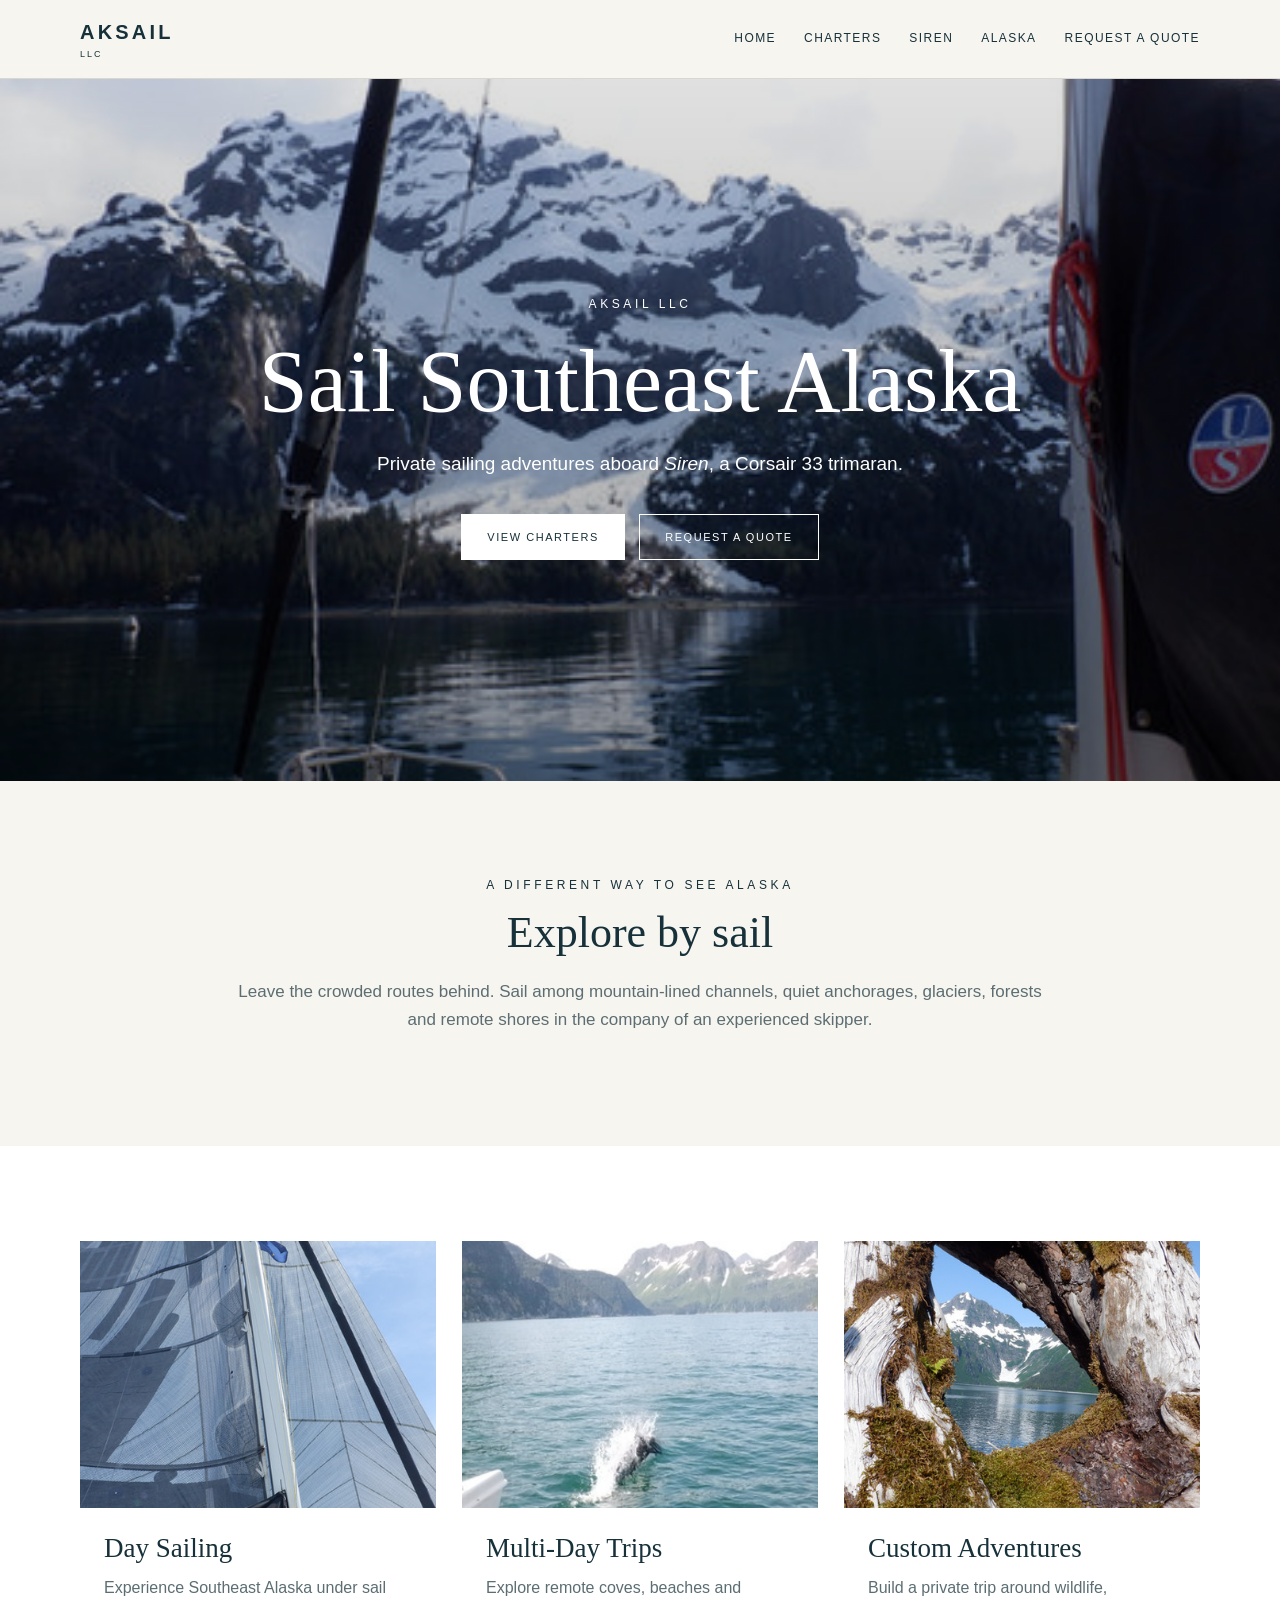
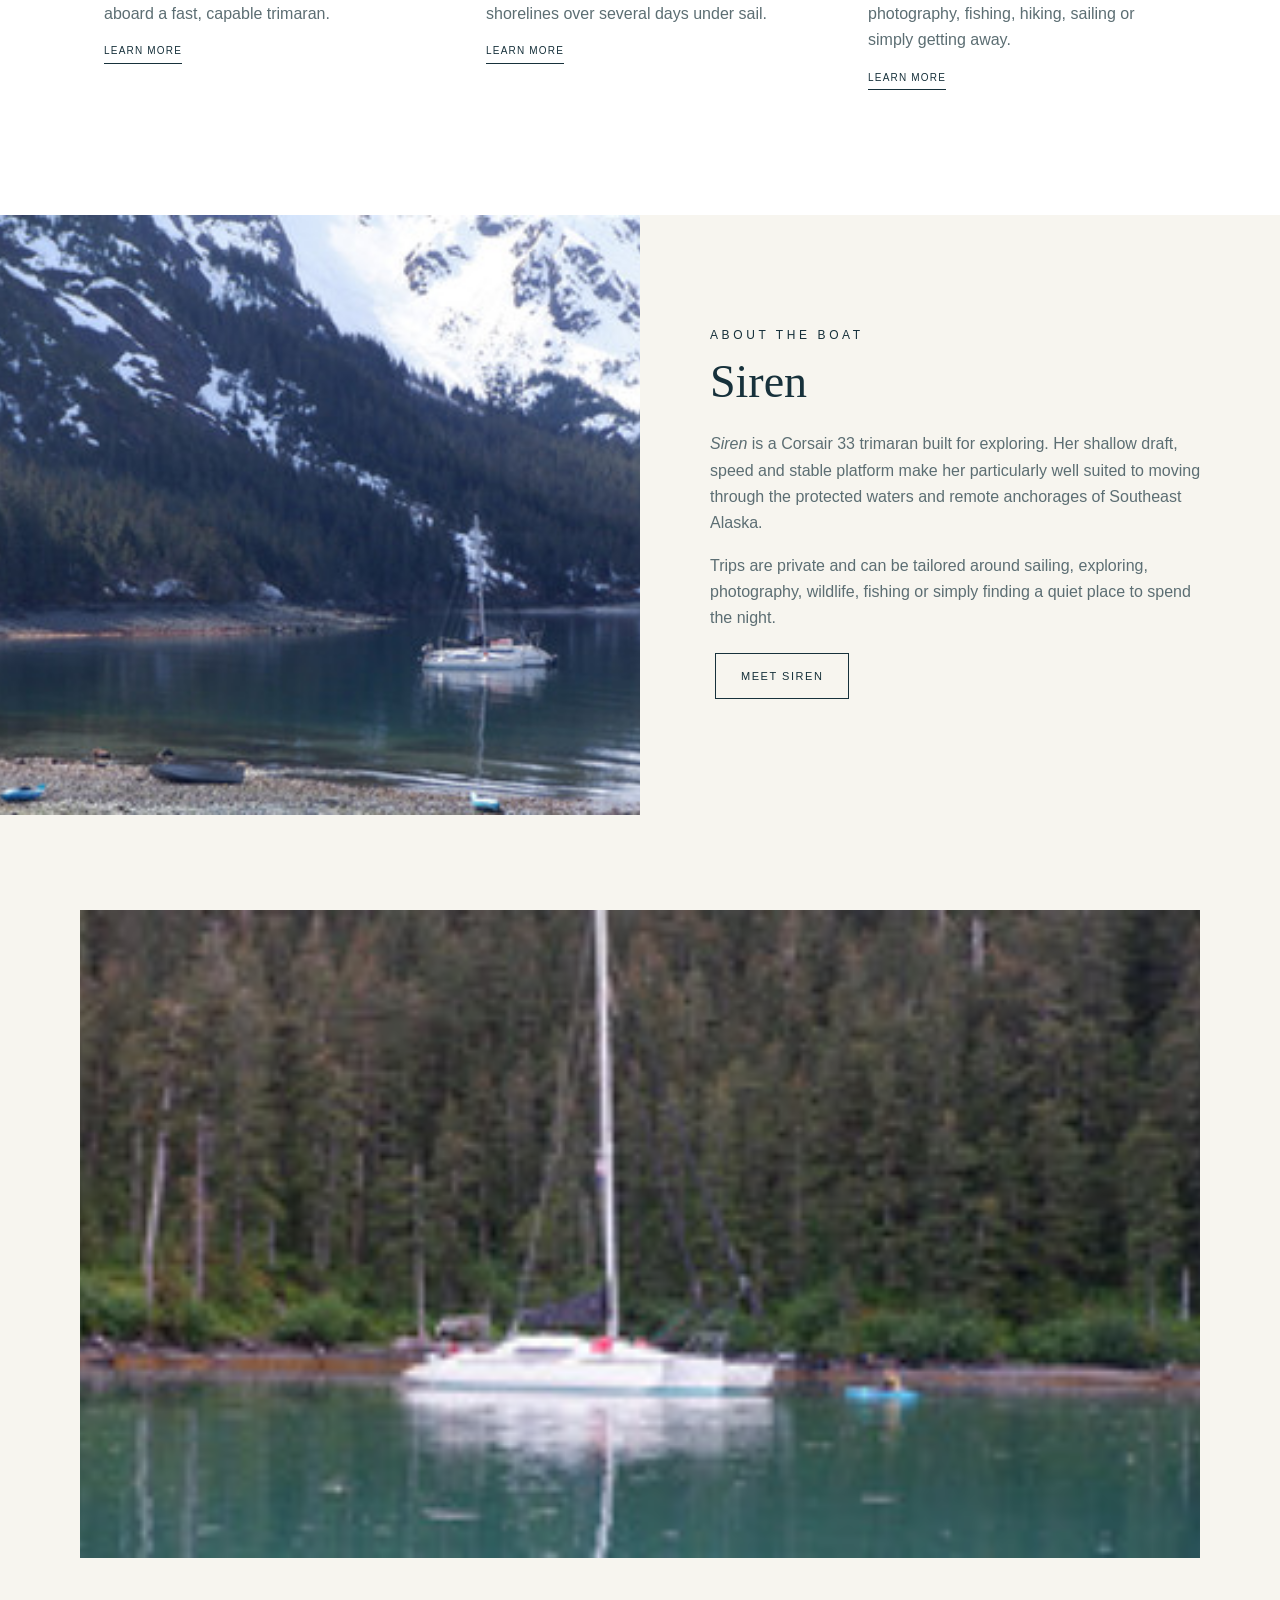
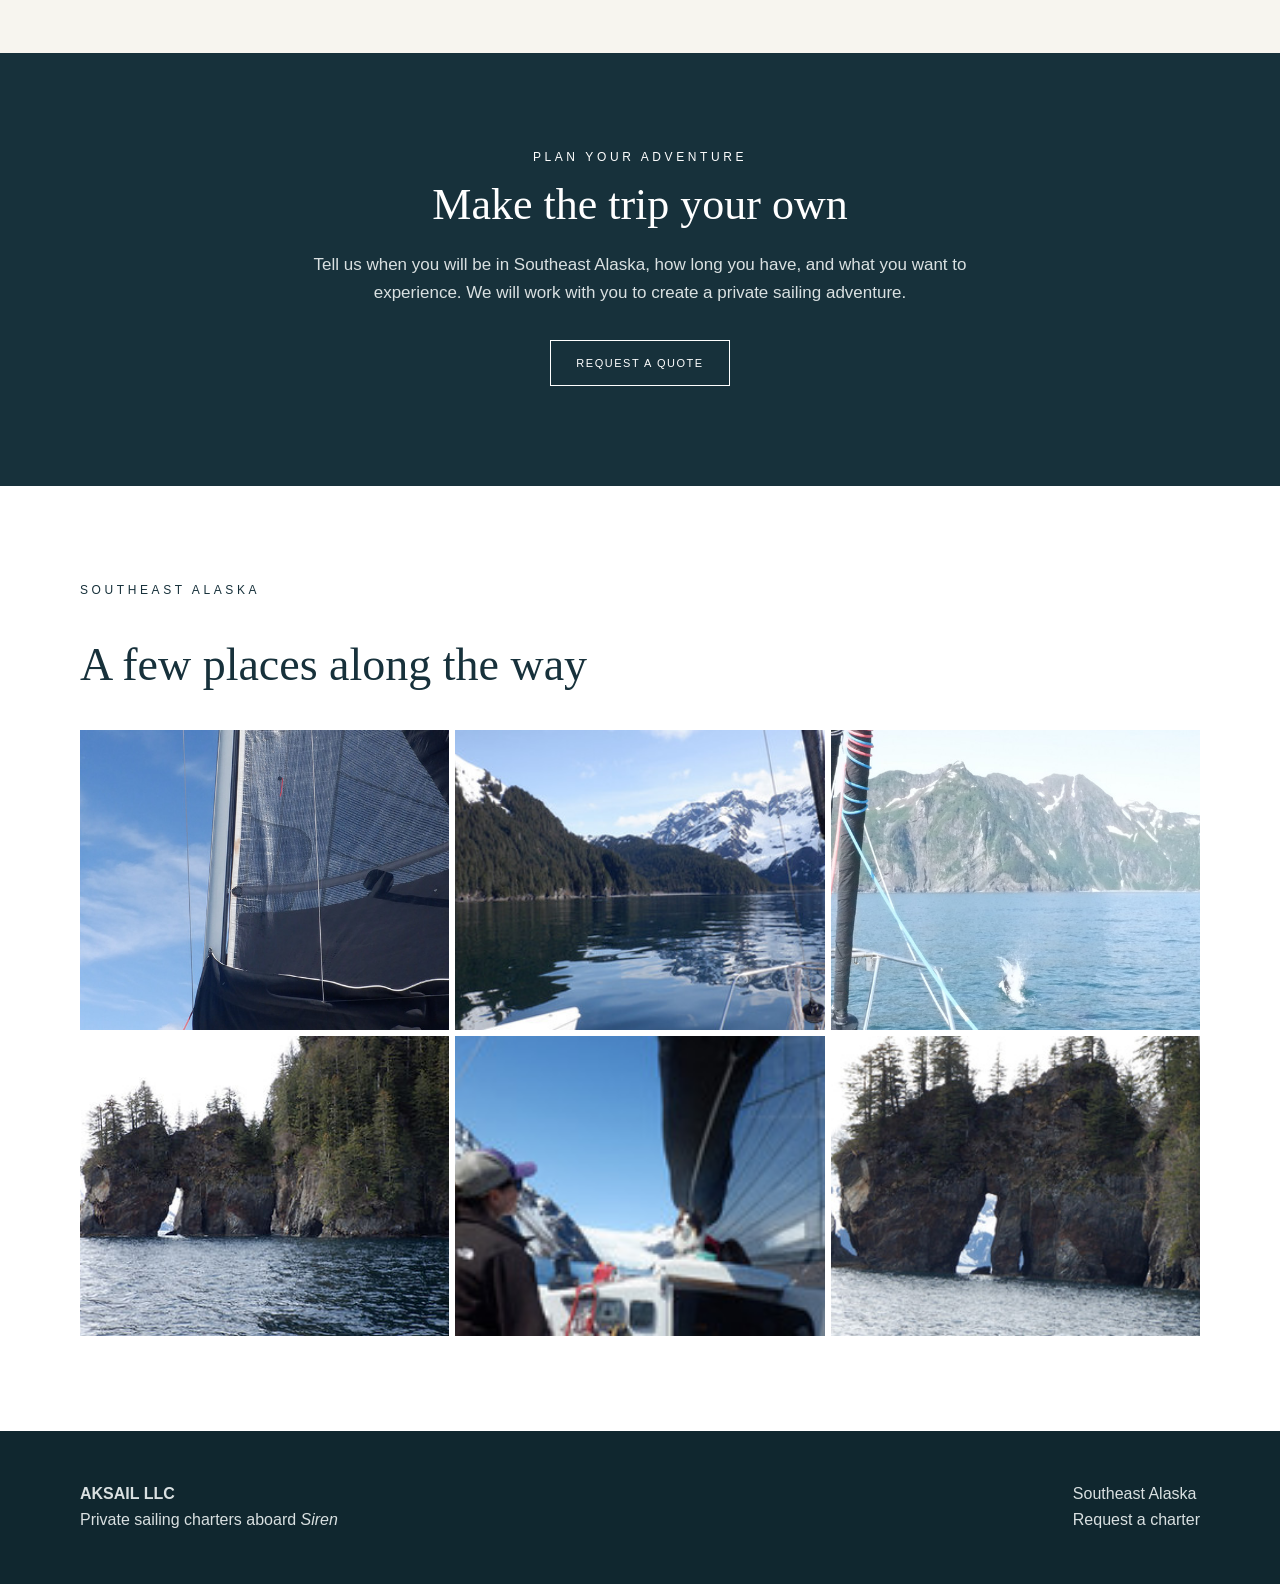
<file: index.html>
<!doctype html>
<html lang="en"><head>
<meta charset="utf-8"><meta name="viewport" content="width=device-width,initial-scale=1">
<title>Sail Southeast Alaska | AKSail LLC</title>
<link rel="stylesheet" href="css/style.css">
</head><body>
<header class="site-header">
  <div class="container nav">
    <a class="brand" href="index.html">AKSAIL <small>LLC</small></a>
    <nav class="menu">
      <a href="index.html">Home</a>
      <a href="charters.html">Charters</a>
      <a href="siren.html">Siren</a>
      <a href="alaska.html">Alaska</a>
      <a href="contact.html">Request a Quote</a>
    </nav>
  </div>
</header>

<section class="hero">
  <img src="images/hero.jpg" alt="Sailing through Southeast Alaska">
  <div class="hero-content">
    <div class="kicker">AKSail LLC</div>
    <h1>Sail Southeast Alaska</h1>
    <p>Private sailing adventures aboard <em>Siren</em>, a Corsair 33 trimaran.</p>
    <a class="button fill" href="charters.html">View Charters</a>
    <a class="button" href="contact.html">Request a Quote</a>
  </div>
</section>

<section class="section">
  <div class="container intro">
    <div class="kicker">A different way to see Alaska</div>
    <h2>Explore by sail</h2>
    <p>Leave the crowded routes behind. Sail among mountain-lined channels, quiet anchorages, glaciers, forests and remote shores in the company of an experienced skipper.</p>
  </div>
</section>

<section class="section white">
  <div class="container">
    <div class="grid3">
      <article class="card"><a href="day-sailing.html"><img src="images/sailing-forward.jpg" alt="Sailing in Alaska"></a><div class="card-body"><h3>Day Sailing</h3><p>Experience Southeast Alaska under sail aboard a fast, capable trimaran.</p><a href="day-sailing.html" class="text-link">Learn more</a></div></article>
      <article class="card"><a href="multi-day.html"><img src="images/tree-window.jpg" alt="Mountain view through coastal trees"></a><div class="card-body"><h3>Multi-Day Trips</h3><p>Explore remote coves, beaches and shorelines over several days under sail.</p><a href="multi-day.html" class="text-link">Learn more</a></div></article>
      <article class="card"><a href="custom-adventures.html"><img src="images/whale.jpg" alt="Whale in Southeast Alaska"></a><div class="card-body"><h3>Custom Adventures</h3><p>Build a private trip around wildlife, photography, fishing, hiking, sailing or simply getting away.</p><a href="custom-adventures.html" class="text-link">Learn more</a></div></article>
    </div>
  </div>
</section>

<section class="split">
  <div class="image"><img src="images/siren-mountains.jpg" alt="Siren in a mountain-lined anchorage"></div>
  <div class="copy"><div class="copy-inner">
    <div class="kicker">About the boat</div>
    <h2>Siren</h2>
    <p><em>Siren</em> is a Corsair 33 trimaran built for exploring. Her shallow draft, speed and stable platform make her particularly well suited to moving through the protected waters and remote anchorages of Southeast Alaska.</p>
    <p>Trips are private and can be tailored around sailing, exploring, photography, wildlife, fishing or simply finding a quiet place to spend the night.</p>
    <a class="button" href="siren.html">Meet Siren</a>
  </div></div>
</section>

<section class="section">
  <div class="container">
    <img class="feature-image" src="images/glacier.jpg" alt="Glacier and mountains in Southeast Alaska">
  </div>
</section>

<section class="section quote">
  <div class="container intro">
    <div class="kicker">Plan your adventure</div>
    <h2>Make the trip your own</h2>
    <p>Tell us when you will be in Southeast Alaska, how long you have, and what you want to experience. We will work with you to create a private sailing adventure.</p>
    <a class="button" href="contact.html">Request a Quote</a>
  </div>
</section>

<section class="section white">
  <div class="container">
    <div class="kicker">Southeast Alaska</div>
    <h2 style="font-size:46px">A few places along the way</h2>
    <div class="gallery">
      <img src="images/rock-arch.jpg" alt="Rock arch">
      <img src="images/mountains-sailing.jpg" alt="Mountain sailing">
      <img src="images/glacier-sailing.jpg" alt="Glacier from the boat">
      <img src="images/waterfall.jpg" alt="Coastal waterfall">
      <img src="images/shoreline.jpg" alt="Remote Alaska shoreline">
      <img src="images/siren-beach.jpg" alt="Siren at anchor">
    </div>
  </div>
</section>

<footer>
  <div class="container footer-grid">
    <div><strong>AKSAIL LLC</strong><br>Private sailing charters aboard <em>Siren</em></div>
    <div>Southeast Alaska<br><a href="contact.html">Request a charter</a></div>
  </div>
</footer>
</body></html>
</file>
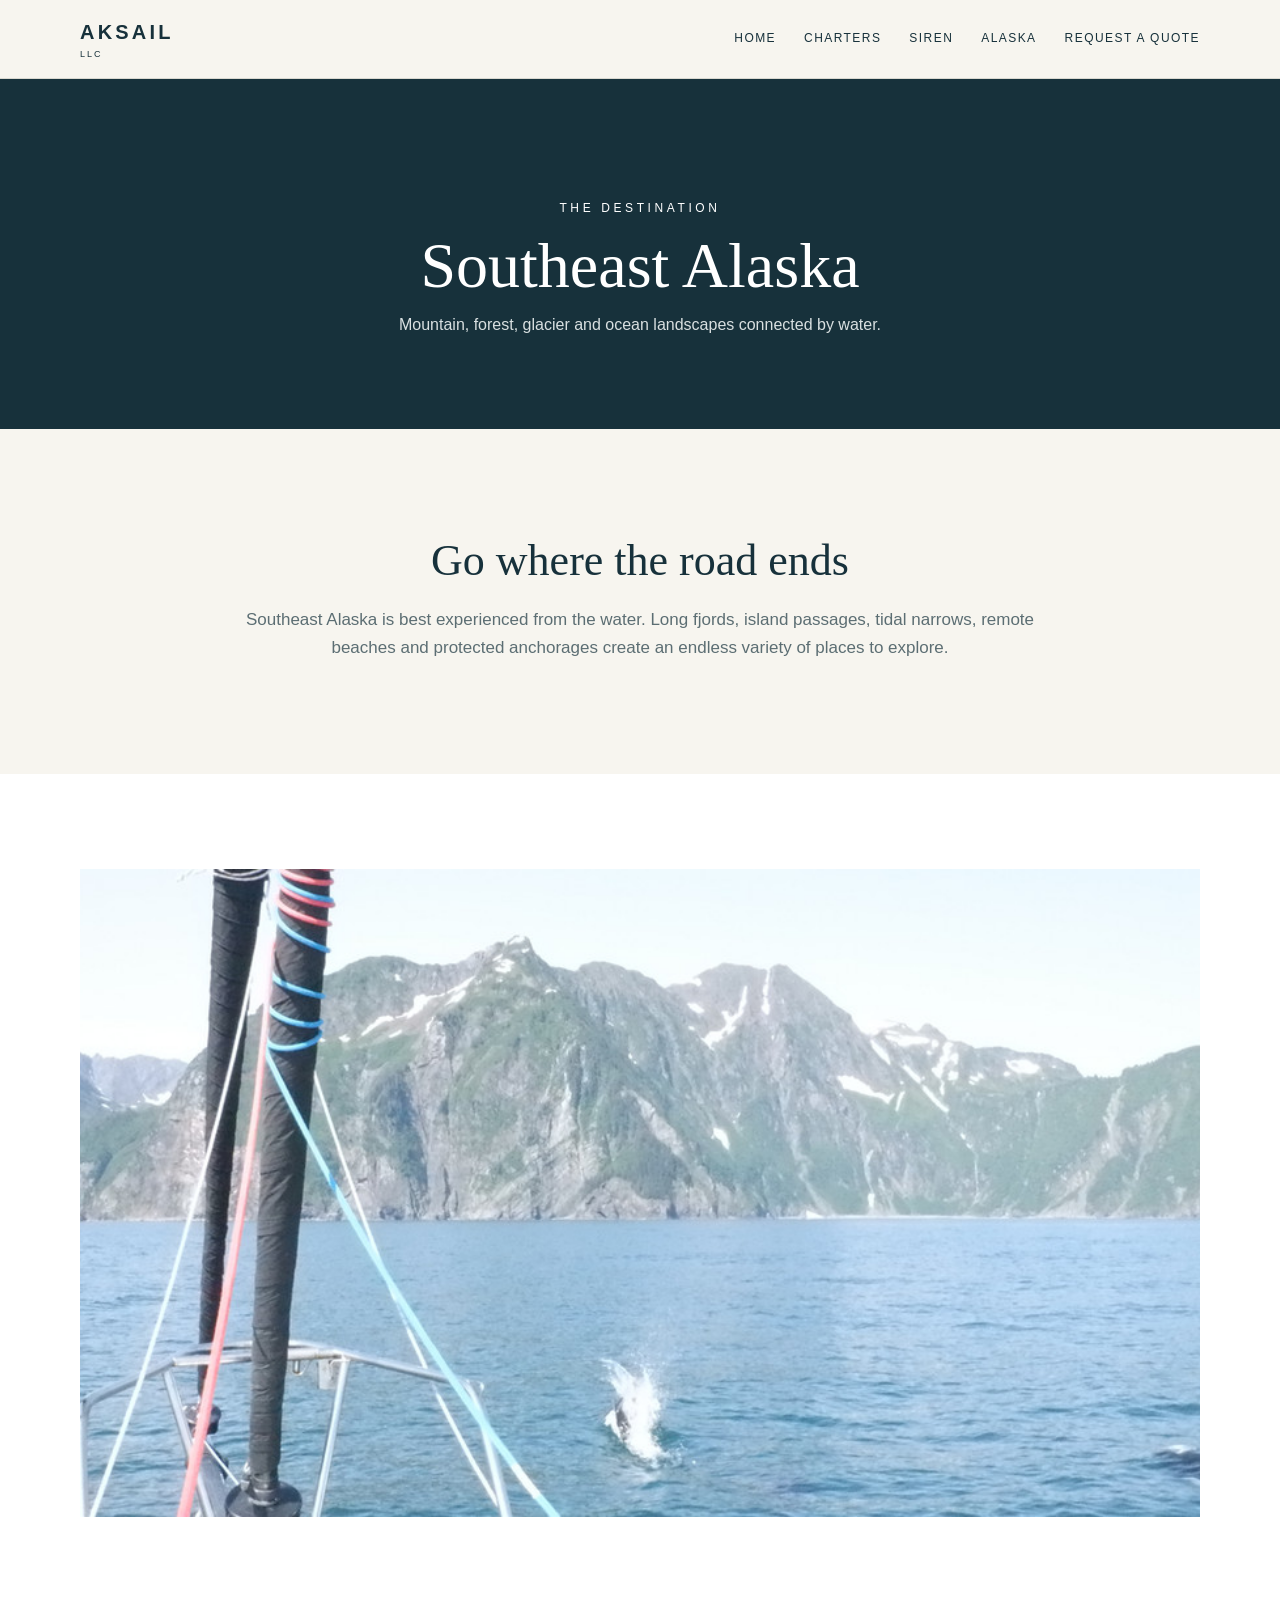
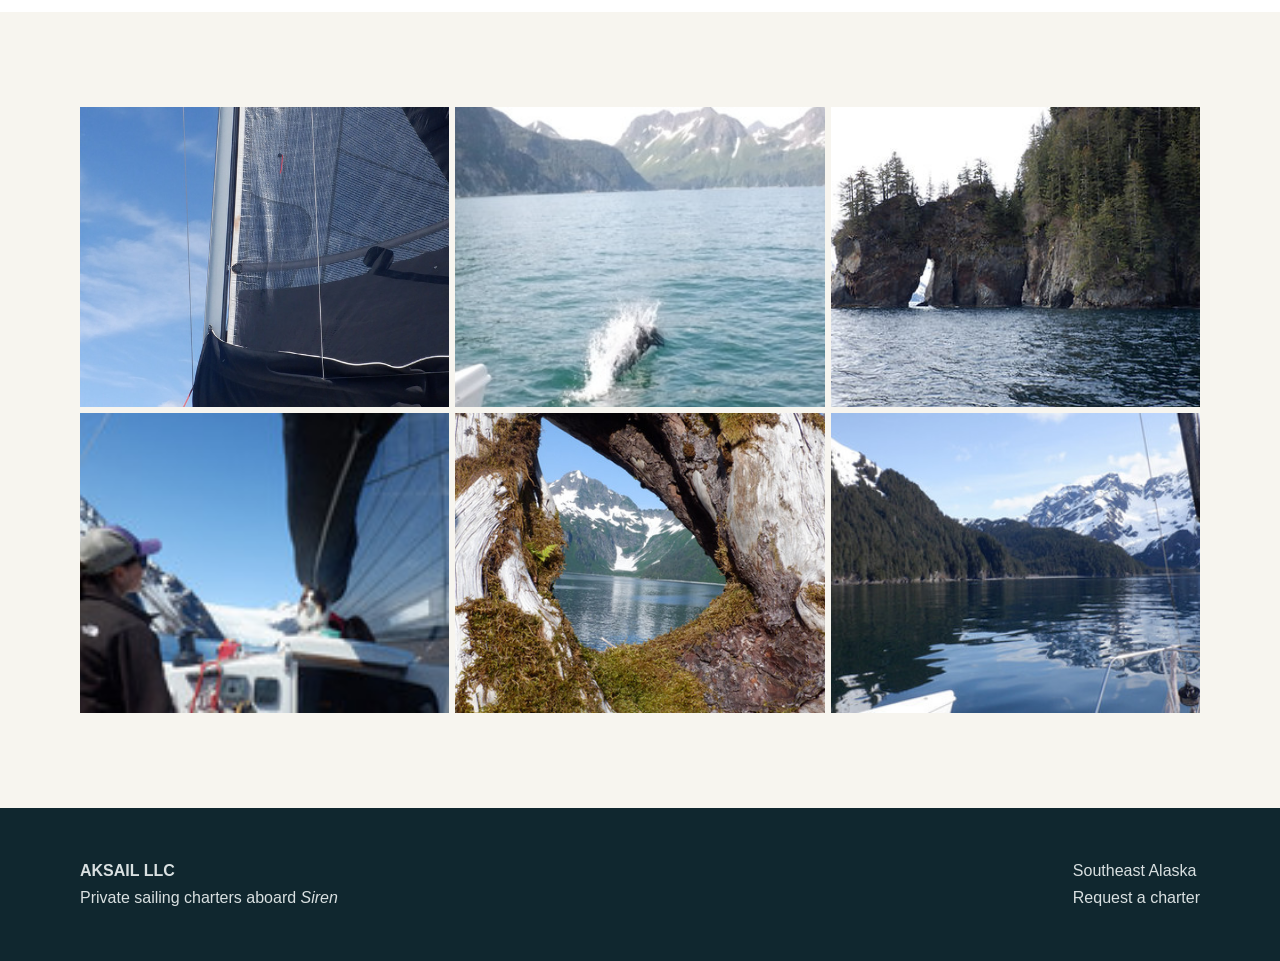
<file: alaska.html>
<!doctype html>
<html lang="en"><head>
<meta charset="utf-8"><meta name="viewport" content="width=device-width,initial-scale=1">
<title>Southeast Alaska | AKSail LLC</title>
<link rel="stylesheet" href="css/style.css">
</head><body>
<header class="site-header">
  <div class="container nav">
    <a class="brand" href="index.html">AKSAIL <small>LLC</small></a>
    <nav class="menu">
      <a href="index.html">Home</a>
      <a href="charters.html">Charters</a>
      <a href="siren.html">Siren</a>
      <a href="alaska.html">Alaska</a>
      <a href="contact.html">Request a Quote</a>
    </nav>
  </div>
</header>

<section class="page-hero"><div class="container"><div class="kicker">The destination</div><h1>Southeast Alaska</h1><p>Mountain, forest, glacier and ocean landscapes connected by water.</p></div></section>
<section class="section"><div class="container intro"><h2>Go where the road ends</h2><p>Southeast Alaska is best experienced from the water. Long fjords, island passages, tidal narrows, remote beaches and protected anchorages create an endless variety of places to explore.</p></div></section>
<section class="section white"><div class="container"><img class="feature-image" src="images/glacier-sailing.jpg" alt="Glacier and mountains"></div></section>
<section class="section"><div class="container"><div class="gallery"><img src="images/rock-arch.jpg" alt="Rock arch"><img src="images/tree-window.jpg" alt="Mountain through trees"><img src="images/waterfall.jpg" alt="Waterfall"><img src="images/shoreline.jpg" alt="Rocky shoreline"><img src="images/whale.jpg" alt="Whale"><img src="images/mountains-sailing.jpg" alt="Mountain sailing"></div></div></section>

<footer>
  <div class="container footer-grid">
    <div><strong>AKSAIL LLC</strong><br>Private sailing charters aboard <em>Siren</em></div>
    <div>Southeast Alaska<br><a href="contact.html">Request a charter</a></div>
  </div>
</footer>
</body></html>
</file>
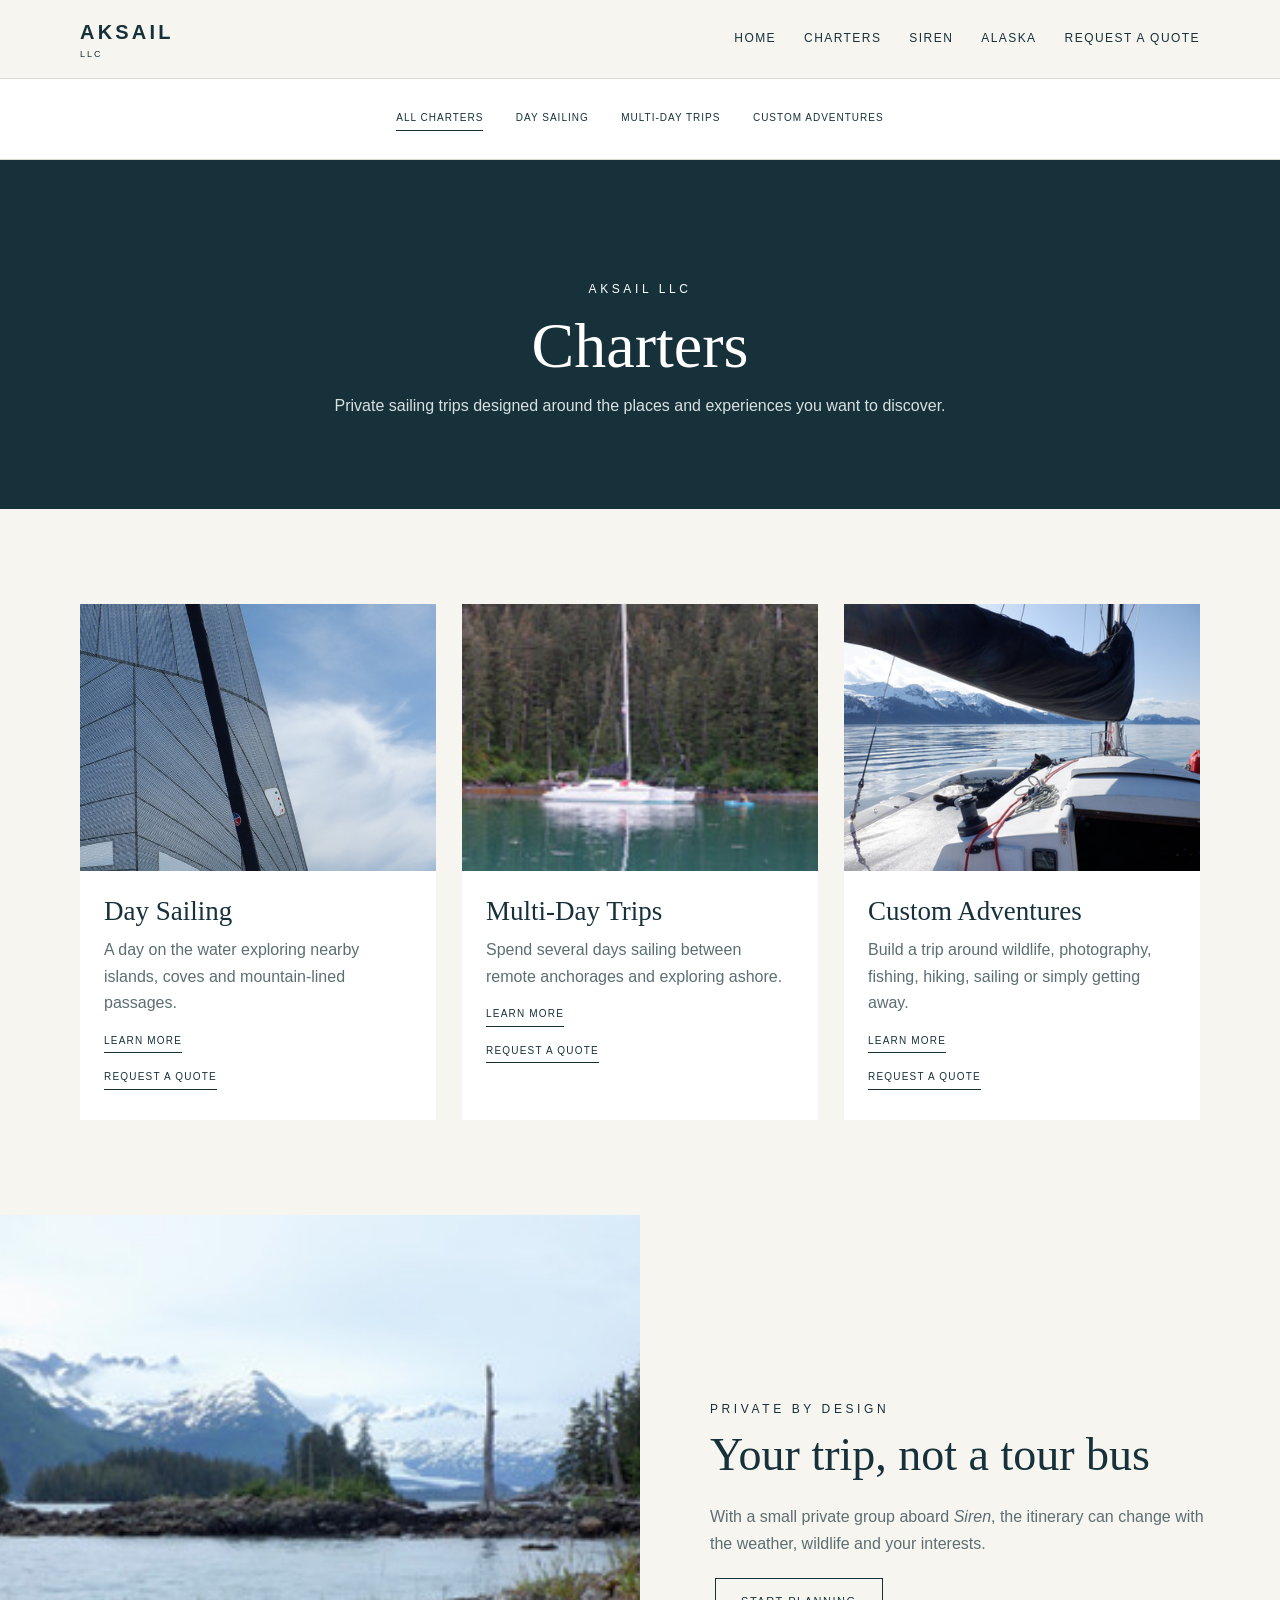
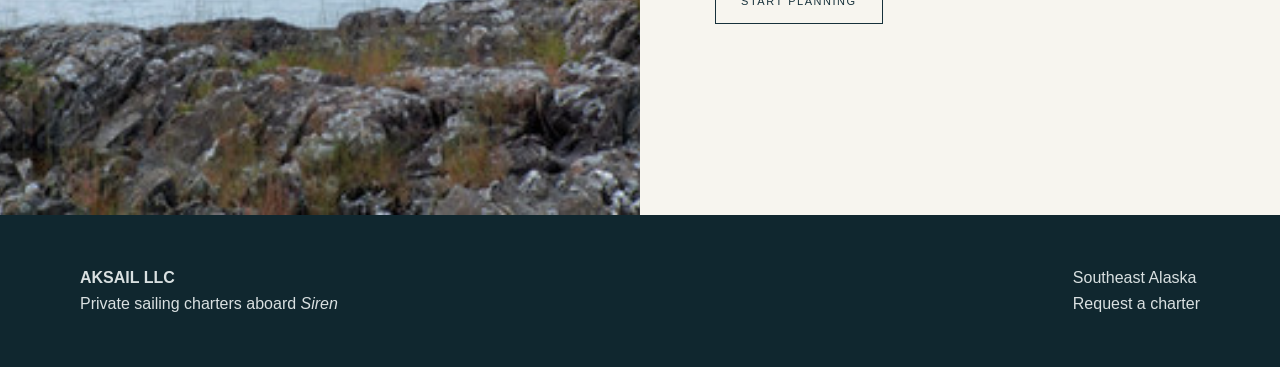
<file: charters.html>
<!doctype html>
<html lang="en"><head>
<meta charset="utf-8"><meta name="viewport" content="width=device-width,initial-scale=1">
<title>Charters | AKSail LLC</title>
<link rel="stylesheet" href="css/style.css">
</head><body>
<header class="site-header">
  <div class="container nav">
    <a class="brand" href="index.html">AKSAIL <small>LLC</small></a>
    <nav class="menu">
      <a href="index.html">Home</a>
      <a href="charters.html">Charters</a>
      <a href="siren.html">Siren</a>
      <a href="alaska.html">Alaska</a>
      <a href="contact.html">Request a Quote</a>
    </nav>
  </div>
</header>
<nav class="charter-nav">
  <div class="container">
    <a href="charters.html" class="active">All Charters</a>
    <a href="day-sailing.html" class="">Day Sailing</a>
    <a href="multi-day.html" class="">Multi-Day Trips</a>
    <a href="custom-adventures.html" class="">Custom Adventures</a>
  </div>
</nav>


<section class="page-hero"><div class="container"><div class="kicker">AKSail LLC</div><h1>Charters</h1><p>Private sailing trips designed around the places and experiences you want to discover.</p></div></section>
<section class="section"><div class="container"><div class="grid3">
<article class="card"><a href="day-sailing.html"><img src="images/sailing-detail.jpg" alt="Sailing close up"></a><div class="card-body"><h3>Day Sailing</h3><p>A day on the water exploring nearby islands, coves and mountain-lined passages.</p><a href="day-sailing.html" class="text-link">Learn more</a><br><a href="contact.html?trip=Day%20Sailing" class="text-link">Request a quote</a></div></article>
<article class="card"><a href="multi-day.html"><img src="images/glacier.jpg" alt="Glacier"></a><div class="card-body"><h3>Multi-Day Trips</h3><p>Spend several days sailing between remote anchorages and exploring ashore.</p><a href="multi-day.html" class="text-link">Learn more</a><br><a href="contact.html?trip=Multi-Day%20Trips" class="text-link">Request a quote</a></div></article>
<article class="card"><a href="custom-adventures.html"><img src="images/rock-arch-wide.jpg" alt="Rock arch"></a><div class="card-body"><h3>Custom Adventures</h3><p>Build a trip around wildlife, photography, fishing, hiking, sailing or simply getting away.</p><a href="custom-adventures.html" class="text-link">Learn more</a><br><a href="contact.html?trip=Custom%20Adventures" class="text-link">Request a quote</a></div></article>
</div></div></section>
<section class="split"><div class="image"><img src="images/anchorage.jpg" alt="Siren in an Alaskan anchorage"></div><div class="copy"><div class="copy-inner"><div class="kicker">Private by design</div><h2>Your trip, not a tour bus</h2><p>With a small private group aboard <em>Siren</em>, the itinerary can change with the weather, wildlife and your interests.</p><a class="button" href="contact.html">Start Planning</a></div></div></section>

<footer>
  <div class="container footer-grid">
    <div><strong>AKSAIL LLC</strong><br>Private sailing charters aboard <em>Siren</em></div>
    <div>Southeast Alaska<br><a href="contact.html">Request a charter</a></div>
  </div>
</footer>
</body></html>
</file>
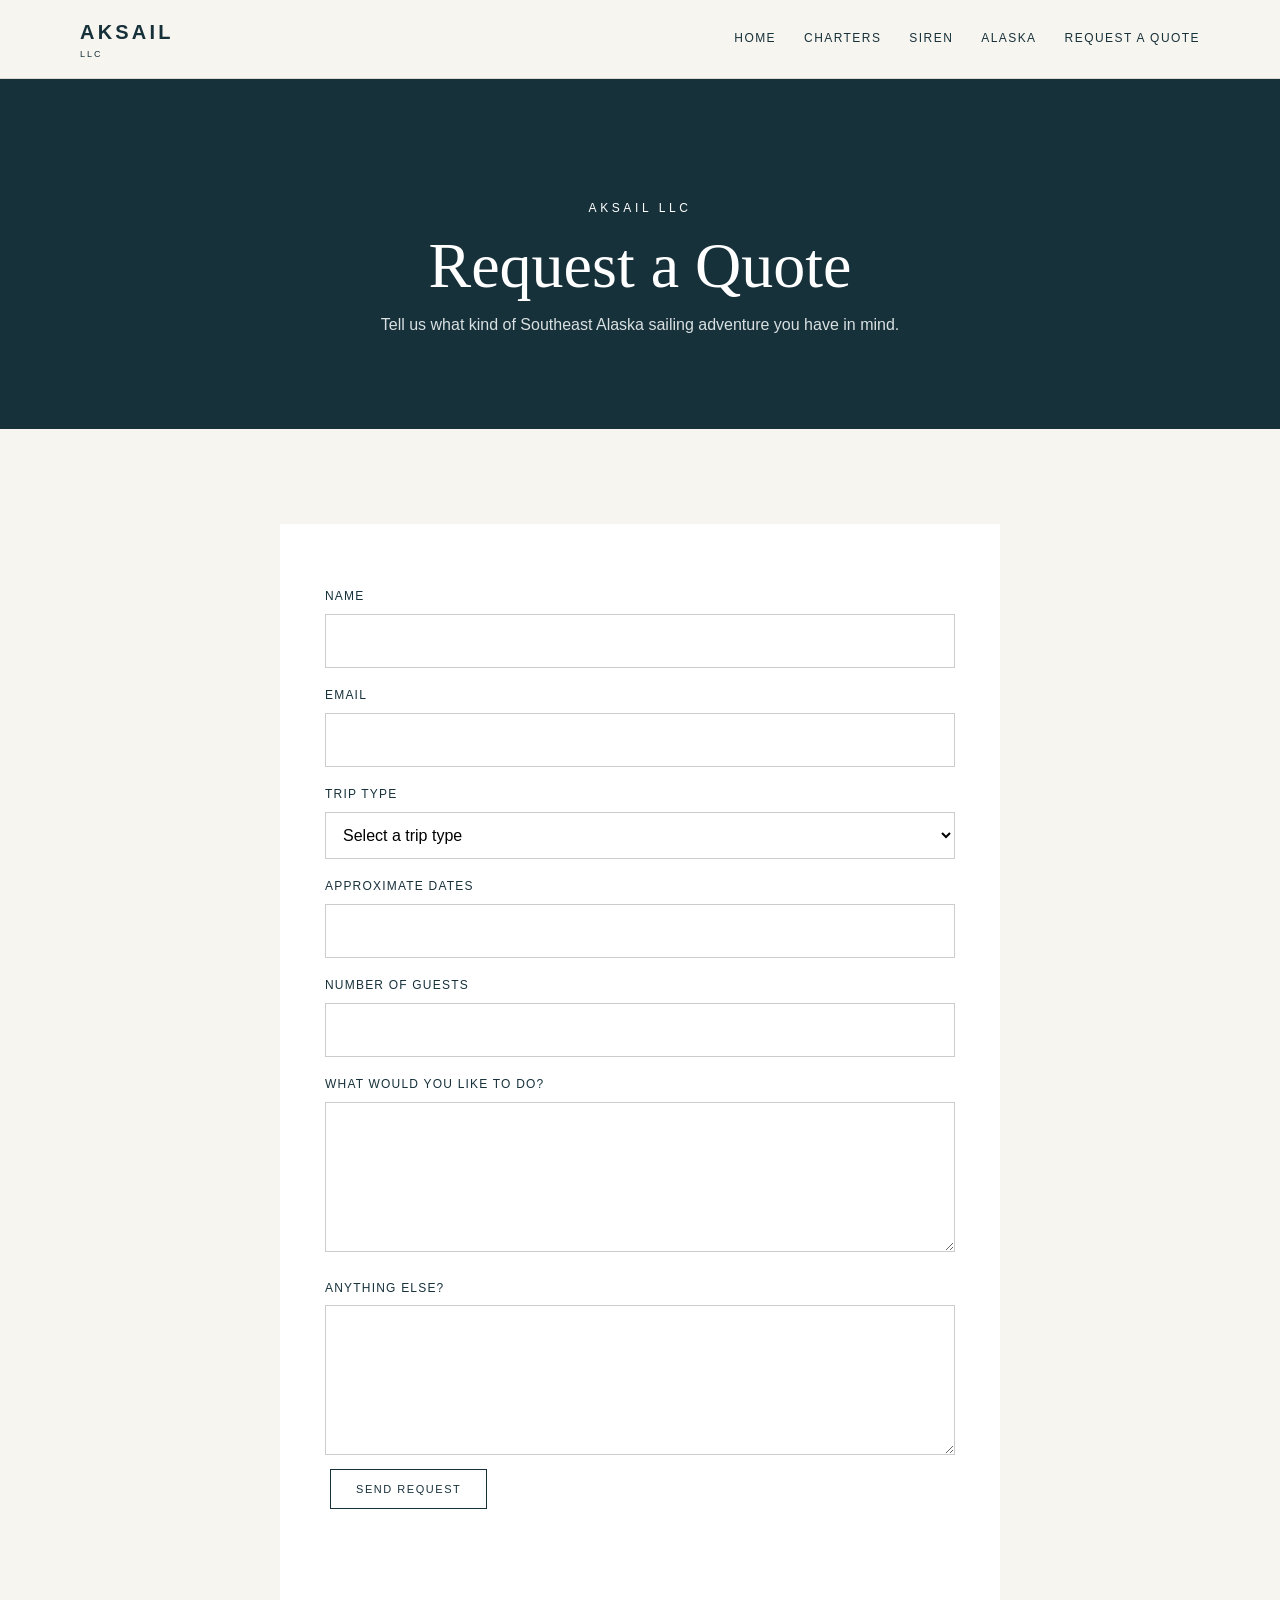
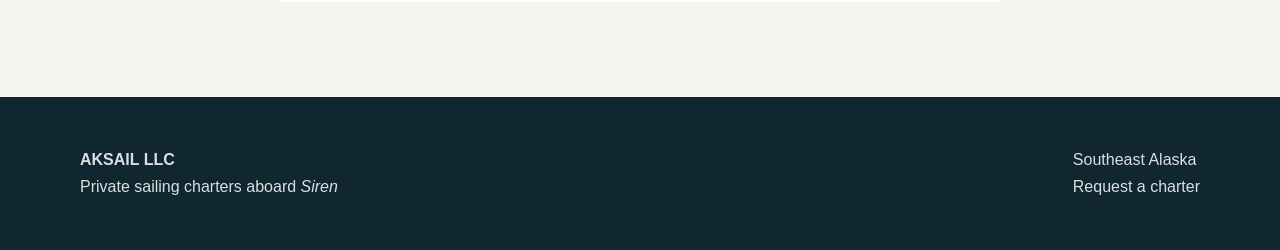
<file: contact.html>
<!doctype html>
<html lang="en"><head>
<meta charset="utf-8"><meta name="viewport" content="width=device-width,initial-scale=1">
<title>Request a Quote | AKSail LLC</title>
<link rel="stylesheet" href="css/style.css">
</head><body>
<header class="site-header">
  <div class="container nav">
    <a class="brand" href="index.html">AKSAIL <small>LLC</small></a>
    <nav class="menu">
      <a href="index.html">Home</a>
      <a href="charters.html">Charters</a>
      <a href="siren.html">Siren</a>
      <a href="alaska.html">Alaska</a>
      <a href="contact.html">Request a Quote</a>
    </nav>
  </div>
</header>

<section class="page-hero"><div class="container"><div class="kicker">AKSail LLC</div><h1>Request a Quote</h1><p>Tell us what kind of Southeast Alaska sailing adventure you have in mind.</p></div></section>
<section class="section"><div class="container">
  <form class="form" id="quoteForm">
    <label for="name">Name</label><input id="name" name="name" autocomplete="name" required>
    <label for="email">Email</label><input id="email" name="email" type="email" autocomplete="email" required>
    <label for="tripType">Trip type</label>
    <select id="tripType" name="trip_type" required>
      <option value="" selected disabled>Select a trip type</option>
      <option value="Day Sailing">Day Sailing</option>
      <option value="Multi-Day Trips">Multi-Day Trips</option>
      <option value="Custom Adventures">Custom Adventures</option>
    </select>
    <label for="dates">Approximate dates</label><input id="dates" name="dates">
    <label for="guests">Number of guests</label><input id="guests" name="guests" type="number" min="1" max="20">
    <label for="trip">What would you like to do?</label><textarea id="trip" name="trip"></textarea>
    <label for="message">Anything else?</label><textarea id="message" name="message"></textarea>

    <!-- Honeypot field. Real visitors never see or fill this. -->
    <div class="hp-field" aria-hidden="true">
      <label for="website">Website</label>
      <input id="website" name="website" tabindex="-1" autocomplete="off">
    </div>

    <button class="button" id="submitButton" type="submit">Send Request</button>
    <p id="formStatus" role="status" aria-live="polite"></p>
  </form>
</div></section>

<footer>
  <div class="container footer-grid">
    <div><strong>AKSAIL LLC</strong><br>Private sailing charters aboard <em>Siren</em></div>
    <div>Southeast Alaska<br><a href="contact.html">Request a charter</a></div>
  </div>
</footer>

<script src="js/contact.js"></script>
</body></html>
</file>
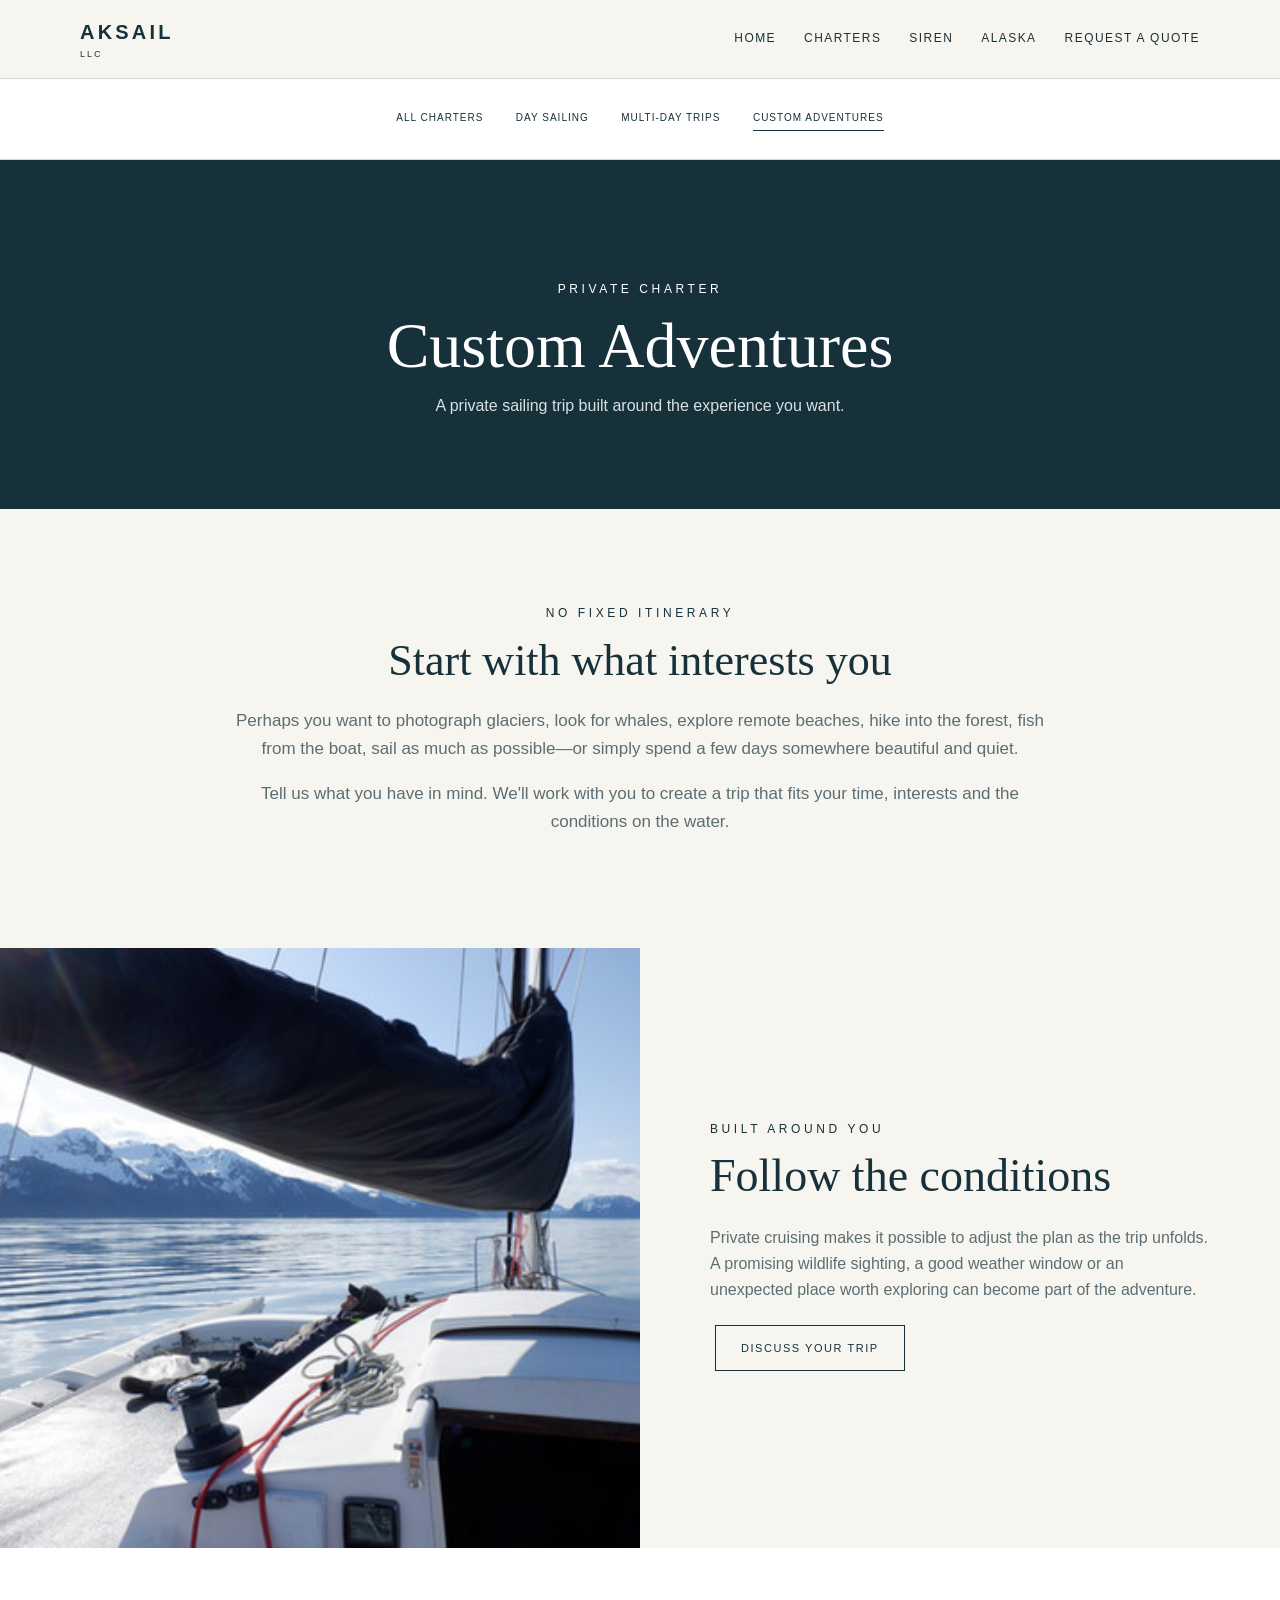
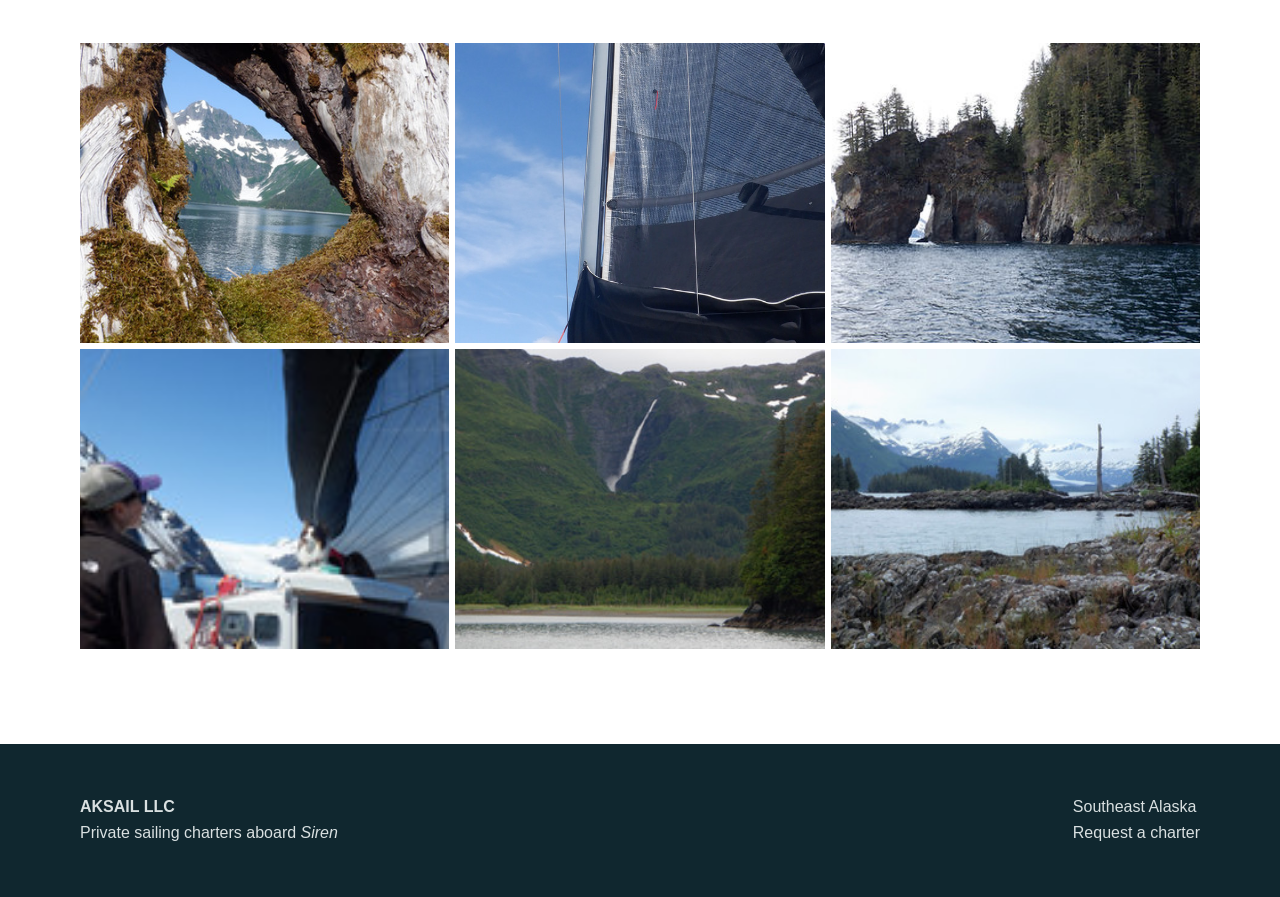
<file: custom-adventures.html>
<!doctype html>
<html lang="en"><head>
<meta charset="utf-8"><meta name="viewport" content="width=device-width,initial-scale=1">
<title>Custom Adventures | AKSail LLC</title>
<link rel="stylesheet" href="css/style.css">
</head><body><header class="site-header">
  <div class="container nav">
    <a class="brand" href="index.html">AKSAIL <small>LLC</small></a>
    <nav class="menu">
      <a href="index.html">Home</a>
      <a href="charters.html">Charters</a>
      <a href="siren.html">Siren</a>
      <a href="alaska.html">Alaska</a>
      <a href="contact.html">Request a Quote</a>
    </nav>
  </div>
</header>
<nav class="charter-nav">
  <div class="container">
    <a href="charters.html" class="">All Charters</a>
    <a href="day-sailing.html" class="">Day Sailing</a>
    <a href="multi-day.html" class="">Multi-Day Trips</a>
    <a href="custom-adventures.html" class="active">Custom Adventures</a>
  </div>
</nav>

<section class="page-hero">
  <div class="container">
    <div class="kicker">Private charter</div>
    <h1>Custom Adventures</h1>
    <p>A private sailing trip built around the experience you want.</p>
  </div>
</section>

<section class="section">
  <div class="container intro">
    <div class="kicker">No fixed itinerary</div>
    <h2>Start with what interests you</h2>
    <p>Perhaps you want to photograph glaciers, look for whales, explore remote beaches, hike into the forest, fish from the boat, sail as much as possible—or simply spend a few days somewhere beautiful and quiet.</p>
    <p>Tell us what you have in mind. We'll work with you to create a trip that fits your time, interests and the conditions on the water.</p>
  </div>
</section>

<section class="split">
  <div class="image"><img src="images/rock-arch-wide.jpg" alt="Coastal rock arch"></div>
  <div class="copy"><div class="copy-inner">
    <div class="kicker">Built around you</div>
    <h2>Follow the conditions</h2>
    <p>Private cruising makes it possible to adjust the plan as the trip unfolds. A promising wildlife sighting, a good weather window or an unexpected place worth exploring can become part of the adventure.</p>
    <a class="button" href="contact.html?trip=Custom%20Adventures">Discuss Your Trip</a>
  </div></div>
</section>

<section class="section white">
  <div class="container">
    <div class="gallery">
      <img src="images/whale.jpg" alt="Whale">
      <img src="images/rock-arch.jpg" alt="Rock arch">
      <img src="images/waterfall.jpg" alt="Waterfall">
      <img src="images/shoreline.jpg" alt="Remote shoreline">
      <img src="images/captain-siren.jpg" alt="Captain aboard Siren">
      <img src="images/anchorage.jpg" alt="Siren at anchor">
    </div>
  </div>
</section>
<footer>
  <div class="container footer-grid">
    <div><strong>AKSAIL LLC</strong><br>Private sailing charters aboard <em>Siren</em></div>
    <div>Southeast Alaska<br><a href="contact.html">Request a charter</a></div>
  </div>
</footer></body></html>
</file>
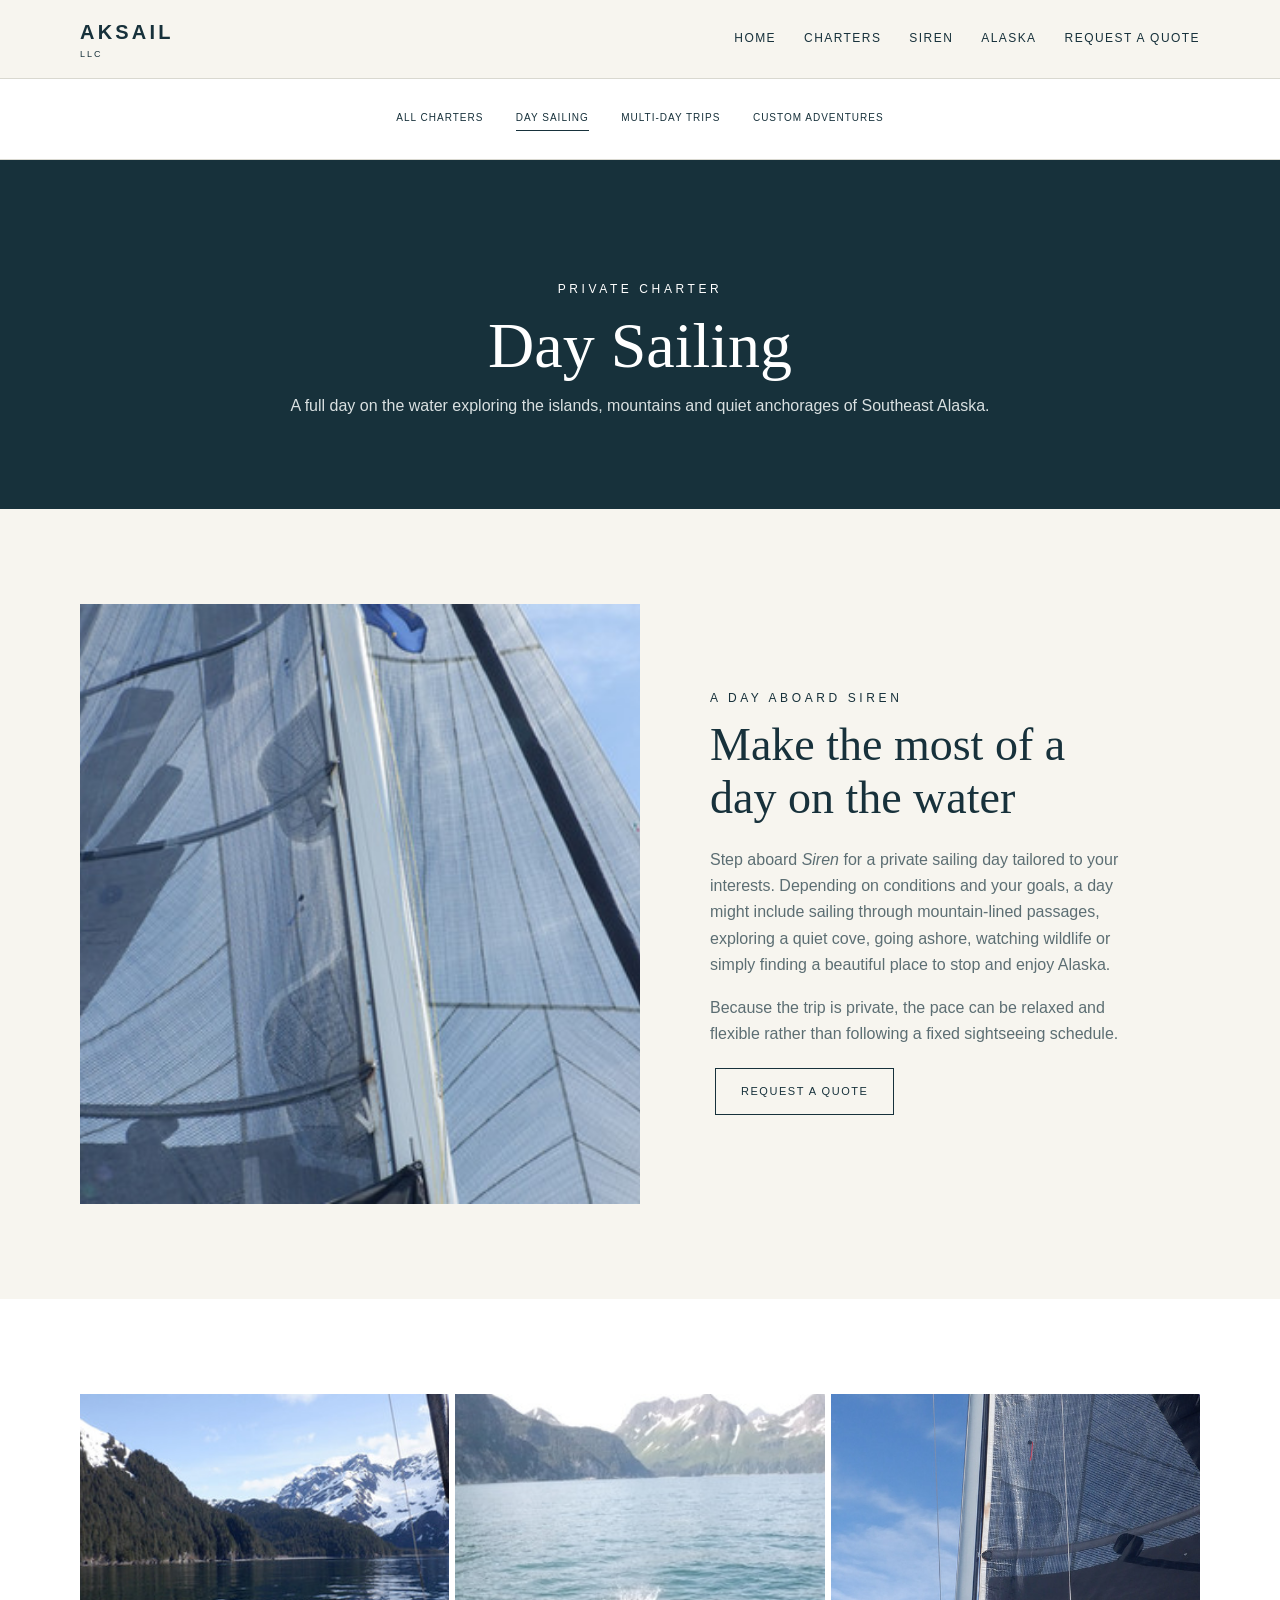
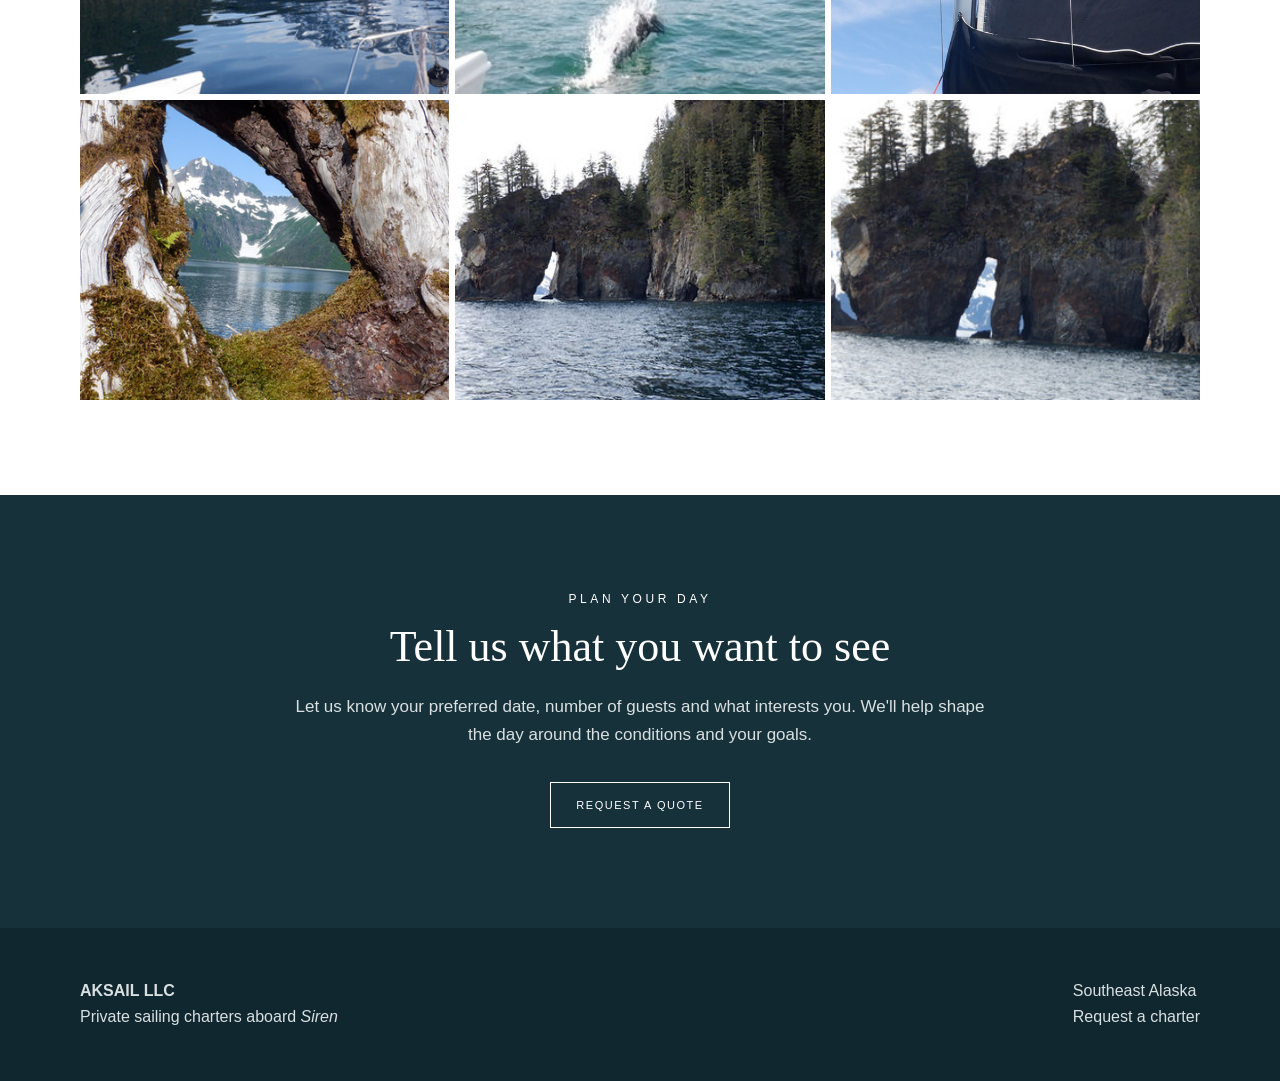
<file: day-sailing.html>
<!doctype html>
<html lang="en"><head>
<meta charset="utf-8"><meta name="viewport" content="width=device-width,initial-scale=1">
<title>Day Sailing | AKSail LLC</title>
<link rel="stylesheet" href="css/style.css">
</head><body><header class="site-header">
  <div class="container nav">
    <a class="brand" href="index.html">AKSAIL <small>LLC</small></a>
    <nav class="menu">
      <a href="index.html">Home</a>
      <a href="charters.html">Charters</a>
      <a href="siren.html">Siren</a>
      <a href="alaska.html">Alaska</a>
      <a href="contact.html?trip=Day%20Sailing">Request a Quote</a>
    </nav>
  </div>
</header>
<nav class="charter-nav">
  <div class="container">
    <a href="charters.html" class="">All Charters</a>
    <a href="day-sailing.html" class="active">Day Sailing</a>
    <a href="multi-day.html" class="">Multi-Day Trips</a>
    <a href="custom-adventures.html" class="">Custom Adventures</a>
  </div>
</nav>

<section class="page-hero">
  <div class="container">
    <div class="kicker">Private charter</div>
    <h1>Day Sailing</h1>
    <p>A full day on the water exploring the islands, mountains and quiet anchorages of Southeast Alaska.</p>
  </div>
</section>

<section class="section">
  <div class="container">
    <div class="split">
      <div class="image"><img src="images/sailing-forward.jpg" alt="View forward from Siren under sail"></div>
      <div class="copy"><div class="copy-inner">
        <div class="kicker">A day aboard Siren</div>
        <h2>Make the most of a day on the water</h2>
        <p>Step aboard <em>Siren</em> for a private sailing day tailored to your interests. Depending on conditions and your goals, a day might include sailing through mountain-lined passages, exploring a quiet cove, going ashore, watching wildlife or simply finding a beautiful place to stop and enjoy Alaska.</p>
        <p>Because the trip is private, the pace can be relaxed and flexible rather than following a fixed sightseeing schedule.</p>
        <a class="button" href="contact.html?trip=Day%20Sailing">Request a Quote</a>
      </div></div>
    </div>
  </div>
</section>

<section class="section white">
  <div class="container">
    <div class="gallery">
      <img src="images/mountains-sailing.jpg" alt="Sailing among mountains">
      <img src="images/tree-window.jpg" alt="Mountain view through coastal trees">
      <img src="images/rock-arch.jpg" alt="Rock arch on the coast">
      <img src="images/whale.jpg" alt="Whale beside the boat">
      <img src="images/waterfall.jpg" alt="Waterfall on the Alaskan coast">
      <img src="images/siren-beach.jpg" alt="Siren at anchor">
    </div>
  </div>
</section>

<section class="section quote">
  <div class="container intro">
    <div class="kicker">Plan your day</div>
    <h2>Tell us what you want to see</h2>
    <p>Let us know your preferred date, number of guests and what interests you. We'll help shape the day around the conditions and your goals.</p>
    <a class="button" href="contact.html?trip=Day%20Sailing">Request a Quote</a>
  </div>
</section>
<footer>
  <div class="container footer-grid">
    <div><strong>AKSAIL LLC</strong><br>Private sailing charters aboard <em>Siren</em></div>
    <div>Southeast Alaska<br><a href="contact.html">Request a charter</a></div>
  </div>
</footer></body></html>
</file>
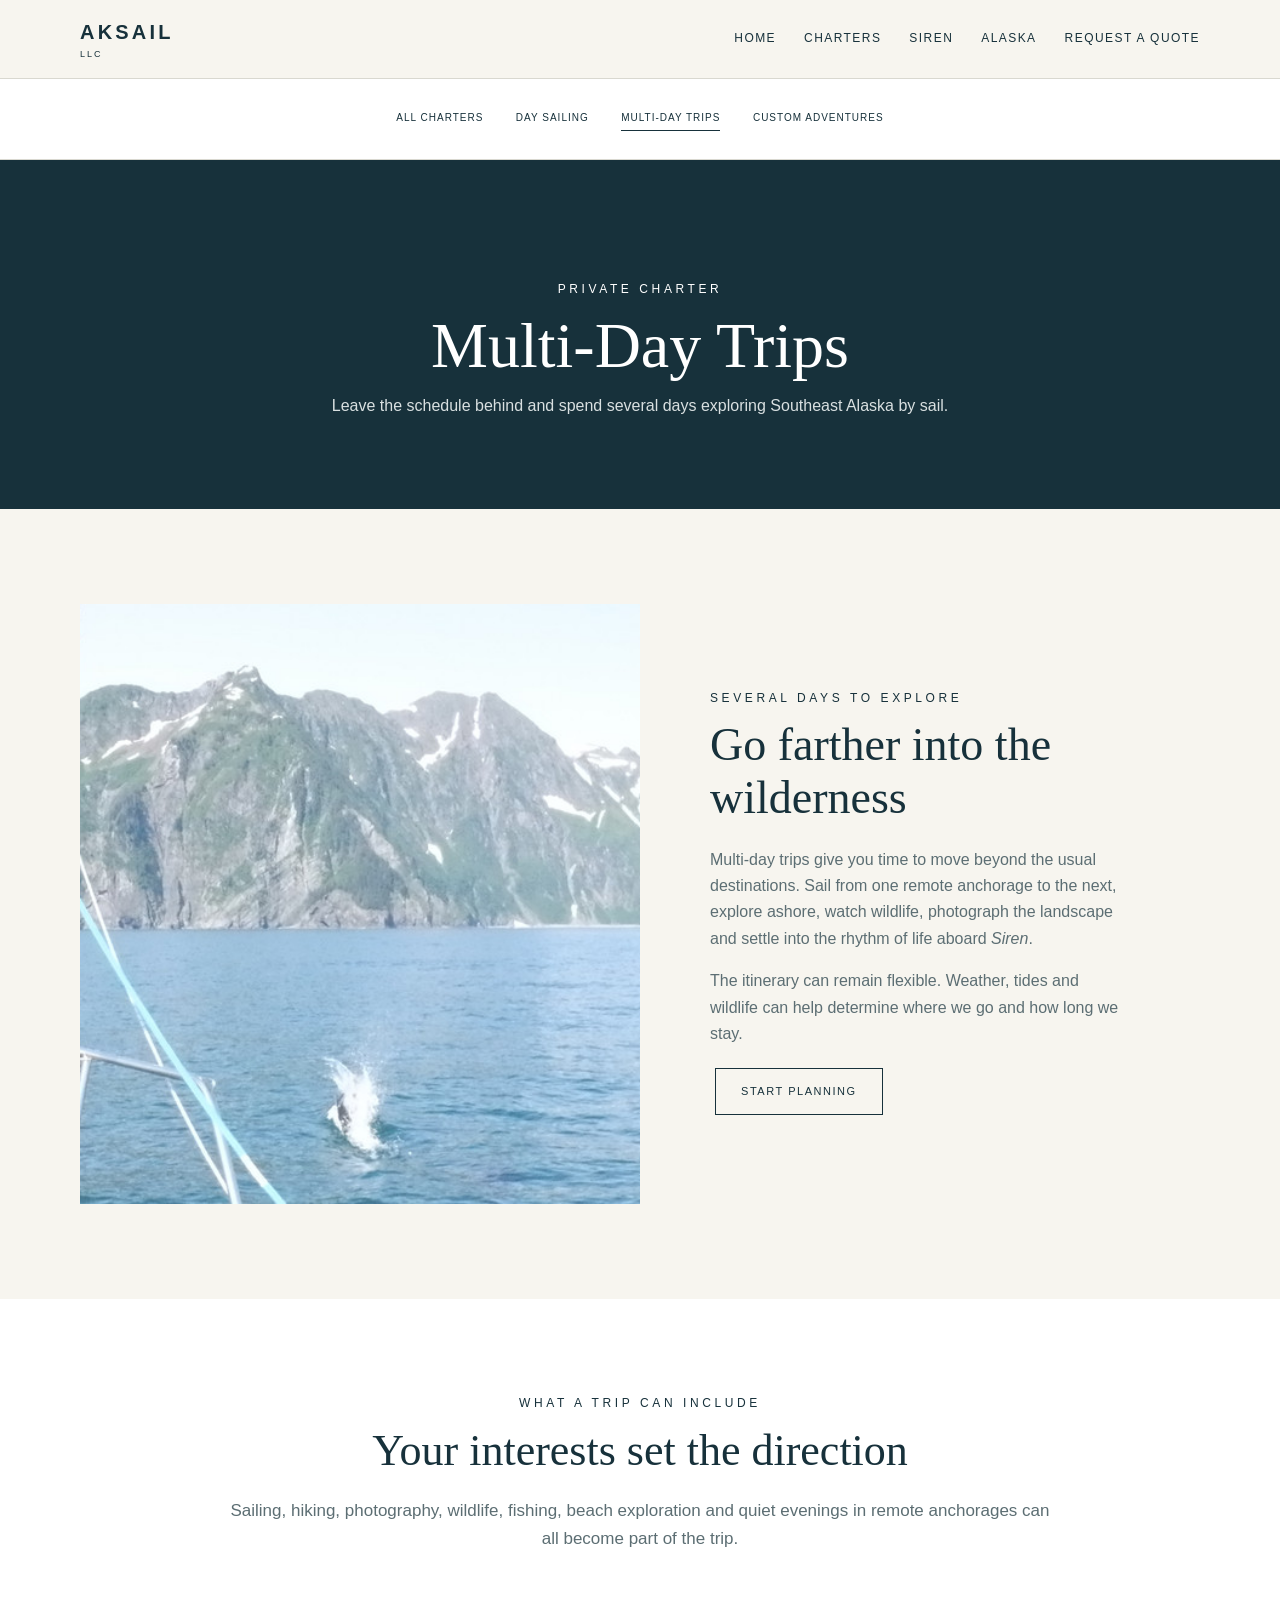
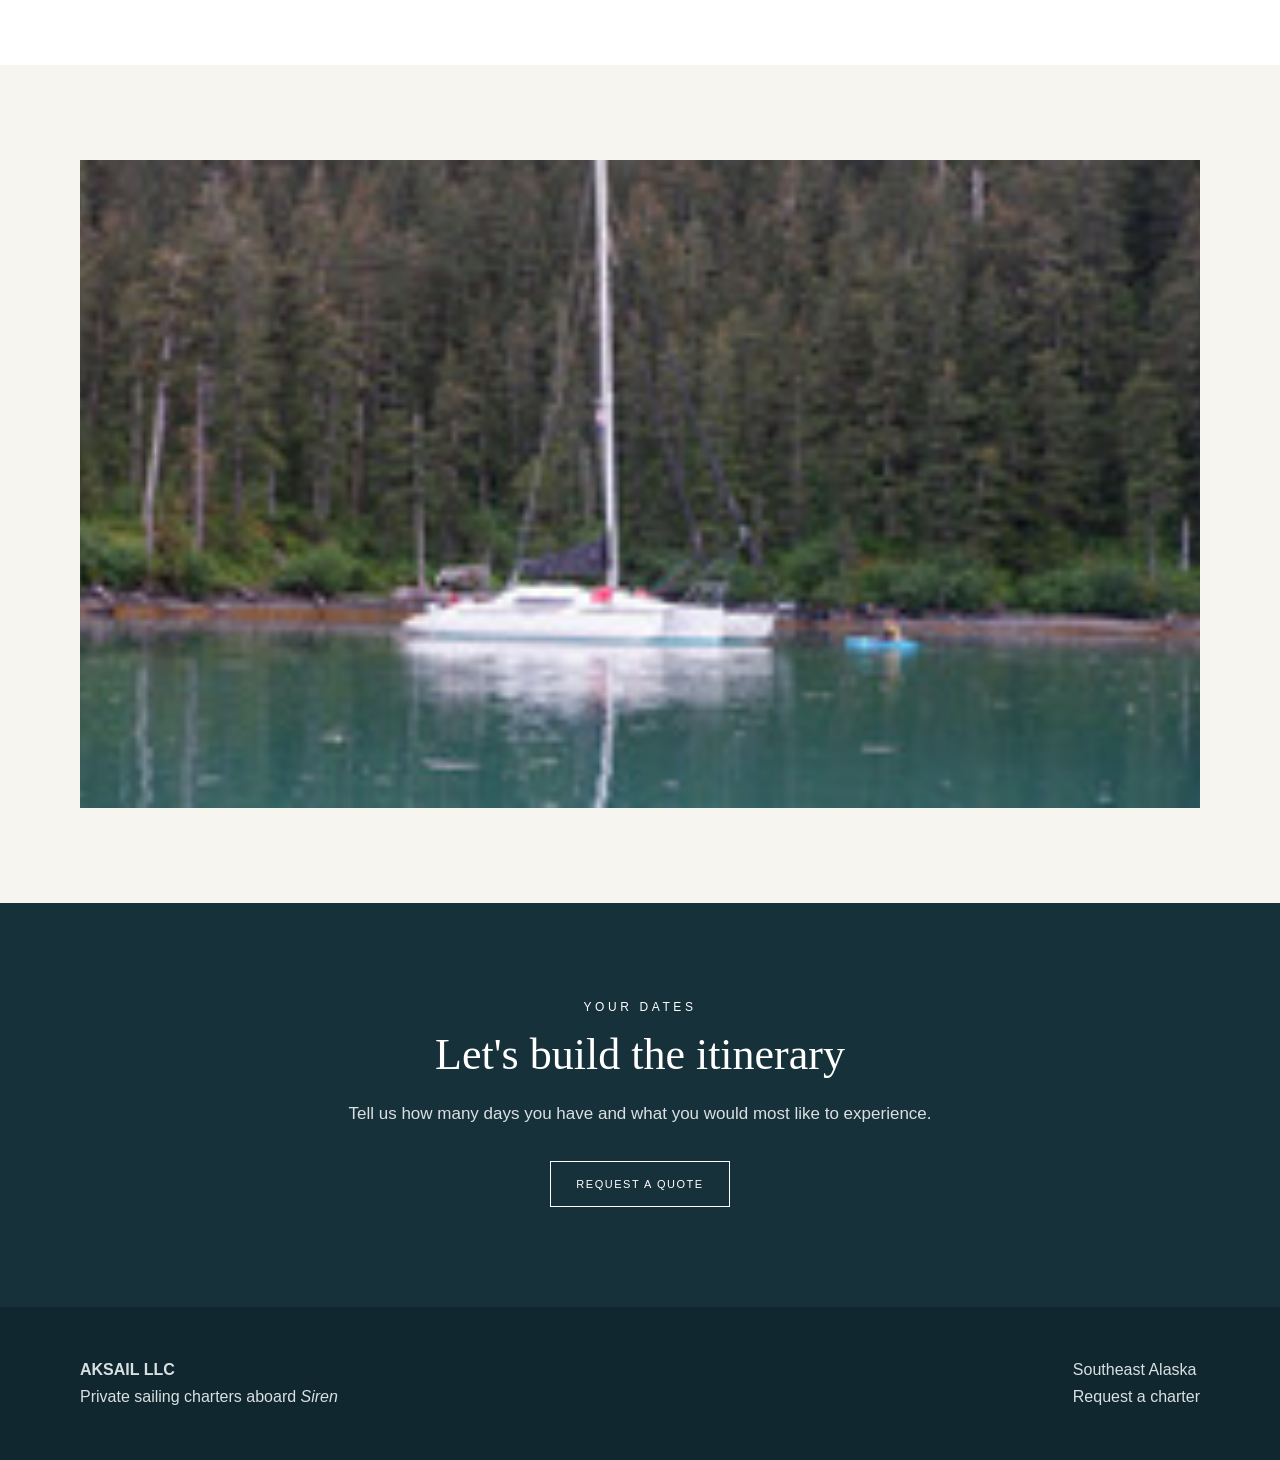
<file: multi-day.html>
<!doctype html>
<html lang="en"><head>
<meta charset="utf-8"><meta name="viewport" content="width=device-width,initial-scale=1">
<title>Multi-Day Trips | AKSail LLC</title>
<link rel="stylesheet" href="css/style.css">
</head><body><header class="site-header">
  <div class="container nav">
    <a class="brand" href="index.html">AKSAIL <small>LLC</small></a>
    <nav class="menu">
      <a href="index.html">Home</a>
      <a href="charters.html">Charters</a>
      <a href="siren.html">Siren</a>
      <a href="alaska.html">Alaska</a>
      <a href="contact.html?trip=Multi-Day%20Trips">Request a Quote</a>
    </nav>
  </div>
</header>
<nav class="charter-nav">
  <div class="container">
    <a href="charters.html" class="">All Charters</a>
    <a href="day-sailing.html" class="">Day Sailing</a>
    <a href="multi-day.html" class="active">Multi-Day Trips</a>
    <a href="custom-adventures.html" class="">Custom Adventures</a>
  </div>
</nav>

<section class="page-hero">
  <div class="container">
    <div class="kicker">Private charter</div>
    <h1>Multi-Day Trips</h1>
    <p>Leave the schedule behind and spend several days exploring Southeast Alaska by sail.</p>
  </div>
</section>

<section class="section">
  <div class="container">
    <div class="split">
      <div class="image"><img src="images/glacier-sailing.jpg" alt="Glacier viewed from Siren"></div>
      <div class="copy"><div class="copy-inner">
        <div class="kicker">Several days to explore</div>
        <h2>Go farther into the wilderness</h2>
        <p>Multi-day trips give you time to move beyond the usual destinations. Sail from one remote anchorage to the next, explore ashore, watch wildlife, photograph the landscape and settle into the rhythm of life aboard <em>Siren</em>.</p>
        <p>The itinerary can remain flexible. Weather, tides and wildlife can help determine where we go and how long we stay.</p>
        <a class="button" href="contact.html?trip=Multi-Day%20Trips">Start Planning</a>
      </div></div>
    </div>
  </div>
</section>

<section class="section white">
  <div class="container intro">
    <div class="kicker">What a trip can include</div>
    <h2>Your interests set the direction</h2>
    <p>Sailing, hiking, photography, wildlife, fishing, beach exploration and quiet evenings in remote anchorages can all become part of the trip.</p>
  </div>
</section>

<section class="section">
  <div class="container">
    <img class="feature-image" src="images/glacier.jpg" alt="Glacier and mountains">
  </div>
</section>

<section class="section quote">
  <div class="container intro">
    <div class="kicker">Your dates</div>
    <h2>Let's build the itinerary</h2>
    <p>Tell us how many days you have and what you would most like to experience.</p>
    <a class="button" href="contact.html?trip=Multi-Day%20Trips">Request a Quote</a>
  </div>
</section>
<footer>
  <div class="container footer-grid">
    <div><strong>AKSAIL LLC</strong><br>Private sailing charters aboard <em>Siren</em></div>
    <div>Southeast Alaska<br><a href="contact.html">Request a charter</a></div>
  </div>
</footer></body></html>
</file>
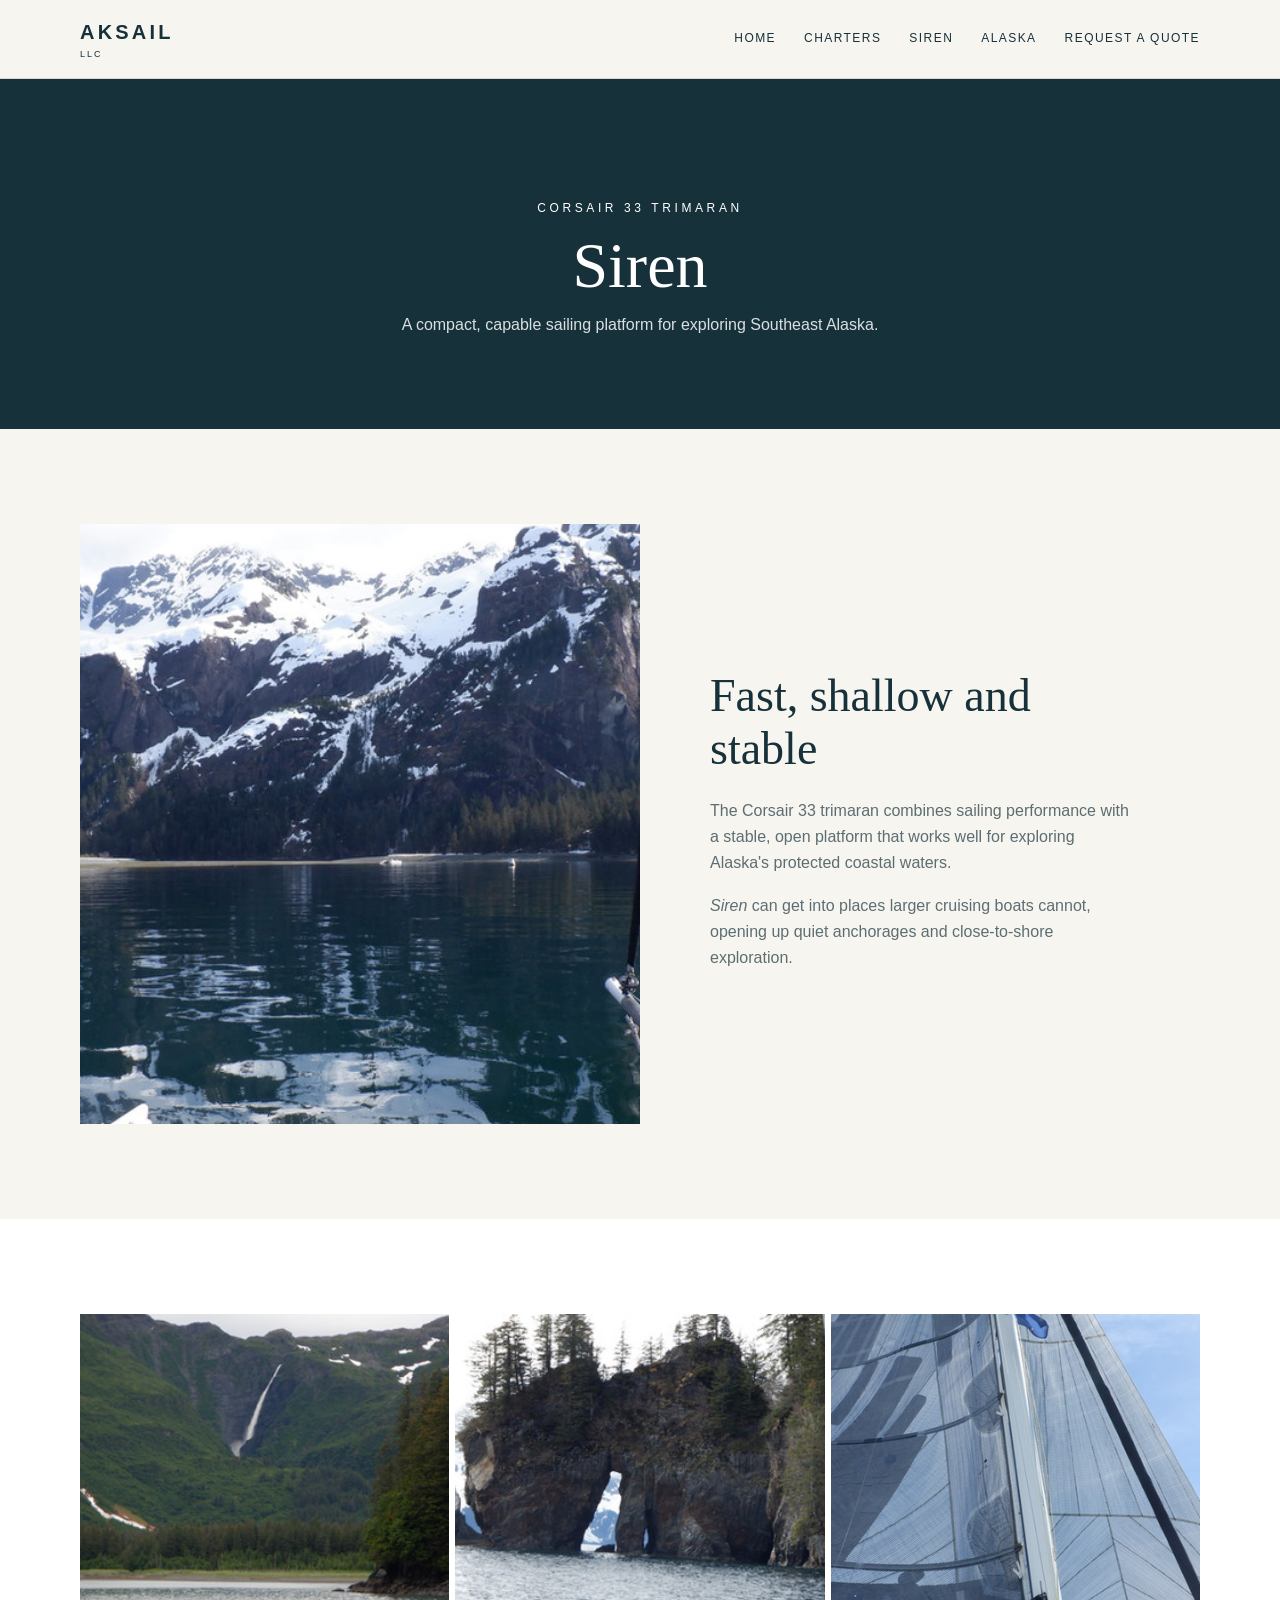
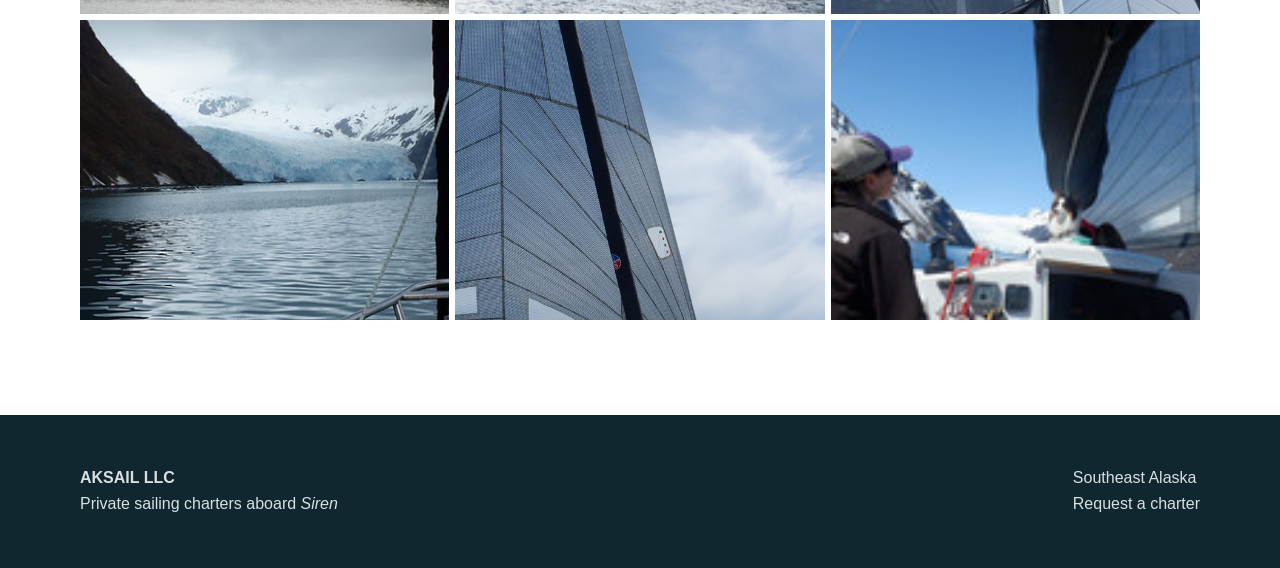
<file: siren.html>
<!doctype html>
<html lang="en"><head>
<meta charset="utf-8"><meta name="viewport" content="width=device-width,initial-scale=1">
<title>Siren | AKSail LLC</title>
<link rel="stylesheet" href="css/style.css">
</head><body>
<header class="site-header">
  <div class="container nav">
    <a class="brand" href="index.html">AKSAIL <small>LLC</small></a>
    <nav class="menu">
      <a href="index.html">Home</a>
      <a href="charters.html">Charters</a>
      <a href="siren.html">Siren</a>
      <a href="alaska.html">Alaska</a>
      <a href="contact.html">Request a Quote</a>
    </nav>
  </div>
</header>

<section class="page-hero"><div class="container"><div class="kicker">Corsair 33 trimaran</div><h1>Siren</h1><p>A compact, capable sailing platform for exploring Southeast Alaska.</p></div></section>
<section class="section"><div class="container"><div class="split"><div class="image"><img src="images/siren-underway.jpg" alt="Siren on the water"></div><div class="copy"><div class="copy-inner"><h2>Fast, shallow and stable</h2><p>The Corsair 33 trimaran combines sailing performance with a stable, open platform that works well for exploring Alaska's protected coastal waters.</p><p><em>Siren</em> can get into places larger cruising boats cannot, opening up quiet anchorages and close-to-shore exploration.</p></div></div></div></div></section>
<section class="section white"><div class="container"><div class="gallery"><img src="images/captain-siren.jpg" alt="Captain aboard Siren"><img src="images/siren-beach.jpg" alt="Siren on a beach"><img src="images/sailing-forward.jpg" alt="View forward under sail"><img src="images/sail-detail.jpg" alt="Sails"><img src="images/sailing-detail.jpg" alt="Sailing detail"><img src="images/shoreline.jpg" alt="Alaskan shore"></div></div></section>

<footer>
  <div class="container footer-grid">
    <div><strong>AKSAIL LLC</strong><br>Private sailing charters aboard <em>Siren</em></div>
    <div>Southeast Alaska<br><a href="contact.html">Request a charter</a></div>
  </div>
</footer>
</body></html>
</file>
<file: css/style.css>
:root{
  --ink:#17313b;
  --muted:#5c6e73;
  --paper:#f7f5ef;
  --white:#fff;
  --accent:#b27a48;
  --line:#d9d8d0;
}
*{box-sizing:border-box}
html{scroll-behavior:smooth}
body{margin:0;background:var(--paper);color:var(--ink);font-family:Arial,Helvetica,sans-serif;line-height:1.65}
img{display:block;width:100%;height:auto}
a{color:inherit}
.container{width:min(1120px,92%);margin:auto}
.site-header{position:sticky;top:0;z-index:20;background:rgba(247,245,239,.97);border-bottom:1px solid var(--line)}
.nav{min-height:78px;display:flex;align-items:center;justify-content:space-between;gap:30px}
.brand{text-decoration:none;letter-spacing:.16em;font-size:20px;font-weight:700}
.brand small{display:block;font-size:9px;letter-spacing:.22em;font-weight:400;margin-top:-2px}
.menu{display:flex;gap:28px;align-items:center}
.menu a{text-decoration:none;font-size:12px;letter-spacing:.12em;text-transform:uppercase}
.menu a:hover{opacity:.6}
.hero{position:relative;min-height:78vh;display:grid;place-items:center;overflow:hidden;background:#18343e}
.hero img{position:absolute;inset:0;width:100%;height:100%;object-fit:cover}
.hero:after{content:"";position:absolute;inset:0;background:linear-gradient(180deg,rgba(0,0,0,.12),rgba(0,0,0,.38))}
.hero-content{position:relative;z-index:1;text-align:center;color:white;width:min(850px,90%);padding:120px 20px}
.kicker{font-size:12px;letter-spacing:.3em;text-transform:uppercase}
h1,h2,h3{font-family:Georgia,"Times New Roman",serif;font-weight:400;line-height:1.15}
h1{font-size:clamp(48px,8vw,88px);margin:16px 0}
.hero p{font-size:19px;max-width:680px;margin:0 auto 30px}
.button{display:inline-block;padding:13px 25px;border:1px solid currentColor;text-decoration:none;text-transform:uppercase;letter-spacing:.14em;font-size:11px;margin:5px}
.button.fill{background:white;color:var(--ink);border-color:white}
.section{padding:95px 0}
.section.white{background:white}
.intro{text-align:center;max-width:820px}
.intro h2{font-size:44px;margin:12px 0 20px}
.intro p{color:var(--muted);font-size:17px}
.grid3{display:grid;grid-template-columns:repeat(3,1fr);gap:26px}
.card{background:white}
.card img{aspect-ratio:4/3;object-fit:cover}
.card-body{padding:25px 24px 30px}
.card h3{font-size:27px;margin:0 0 10px}
.card p{color:var(--muted);margin:0}
.split{display:grid;grid-template-columns:1fr 1fr;min-height:600px}
.split .image{min-height:520px}
.split .image img{height:100%;object-fit:cover}
.split .copy{display:flex;align-items:center;padding:70px}
.copy-inner{max-width:520px}
.copy h2{font-size:46px;margin:10px 0 22px}
.copy p{color:var(--muted)}
.feature-image{height:min(72vh,720px);object-fit:cover}
.quote{background:var(--ink);color:white;text-align:center}
.quote p{color:#d9e0e1;max-width:700px;margin:0 auto 28px}
.quote .button{color:white}
.gallery{display:grid;grid-template-columns:repeat(3,1fr);gap:6px}
.gallery img{height:300px;object-fit:cover}
.page-hero{padding:120px 0 90px;background:var(--ink);color:white;text-align:center}
.page-hero h1{font-size:64px;margin:10px 0}
.page-hero p{max-width:700px;margin:auto;color:#d9e0e1}
.form{max-width:720px;margin:auto;background:white;padding:45px}
label{display:block;font-size:12px;text-transform:uppercase;letter-spacing:.1em;margin:18px 0 7px}
input,textarea,select{width:100%;padding:13px;border:1px solid #ccc;background:#fff;font:inherit}
textarea{min-height:150px}
footer{padding:50px 0;background:#10272f;color:#d9e0e1}
.footer-grid{display:flex;justify-content:space-between;gap:30px}
footer a{text-decoration:none}
@media(max-width:760px){
 .nav{min-height:68px}.menu{gap:12px}.menu a{font-size:9px}
 .brand{font-size:16px}
 .hero{min-height:70vh}
 .grid3,.split{grid-template-columns:1fr}
 .split .copy{padding:55px 8%}
 .gallery{grid-template-columns:1fr 1fr}
 .gallery img{height:220px}
 .section{padding:65px 0}
 .intro h2,.copy h2{font-size:38px}
 .page-hero h1{font-size:48px}
 .footer-grid{display:block}
}

.text-link{display:inline-block;margin-top:16px;text-decoration:none;text-transform:uppercase;letter-spacing:.12em;font-size:10px;border-bottom:1px solid currentColor;padding-bottom:3px}
.card>a{display:block}
.card>a img{transition:transform .35s ease}
.card:hover>a img{transform:scale(1.02)}

.charter-nav{text-align:center;padding:24px 0;border-bottom:1px solid var(--line);background:white}
.charter-nav a{display:inline-block;margin:4px 14px;text-decoration:none;text-transform:uppercase;letter-spacing:.1em;font-size:10px}
.charter-nav a.active{border-bottom:1px solid currentColor;padding-bottom:3px}

/* Contact-form feedback and bot-trap field */
#formStatus{margin:18px 0 0;color:var(--muted);min-height:1.6em}
button.button{background:transparent;color:var(--ink);font-family:inherit;cursor:pointer}
button.button:disabled{opacity:.55;cursor:wait}
.hp-field{position:absolute;left:-10000px;top:auto;width:1px;height:1px;overflow:hidden}
</file>
